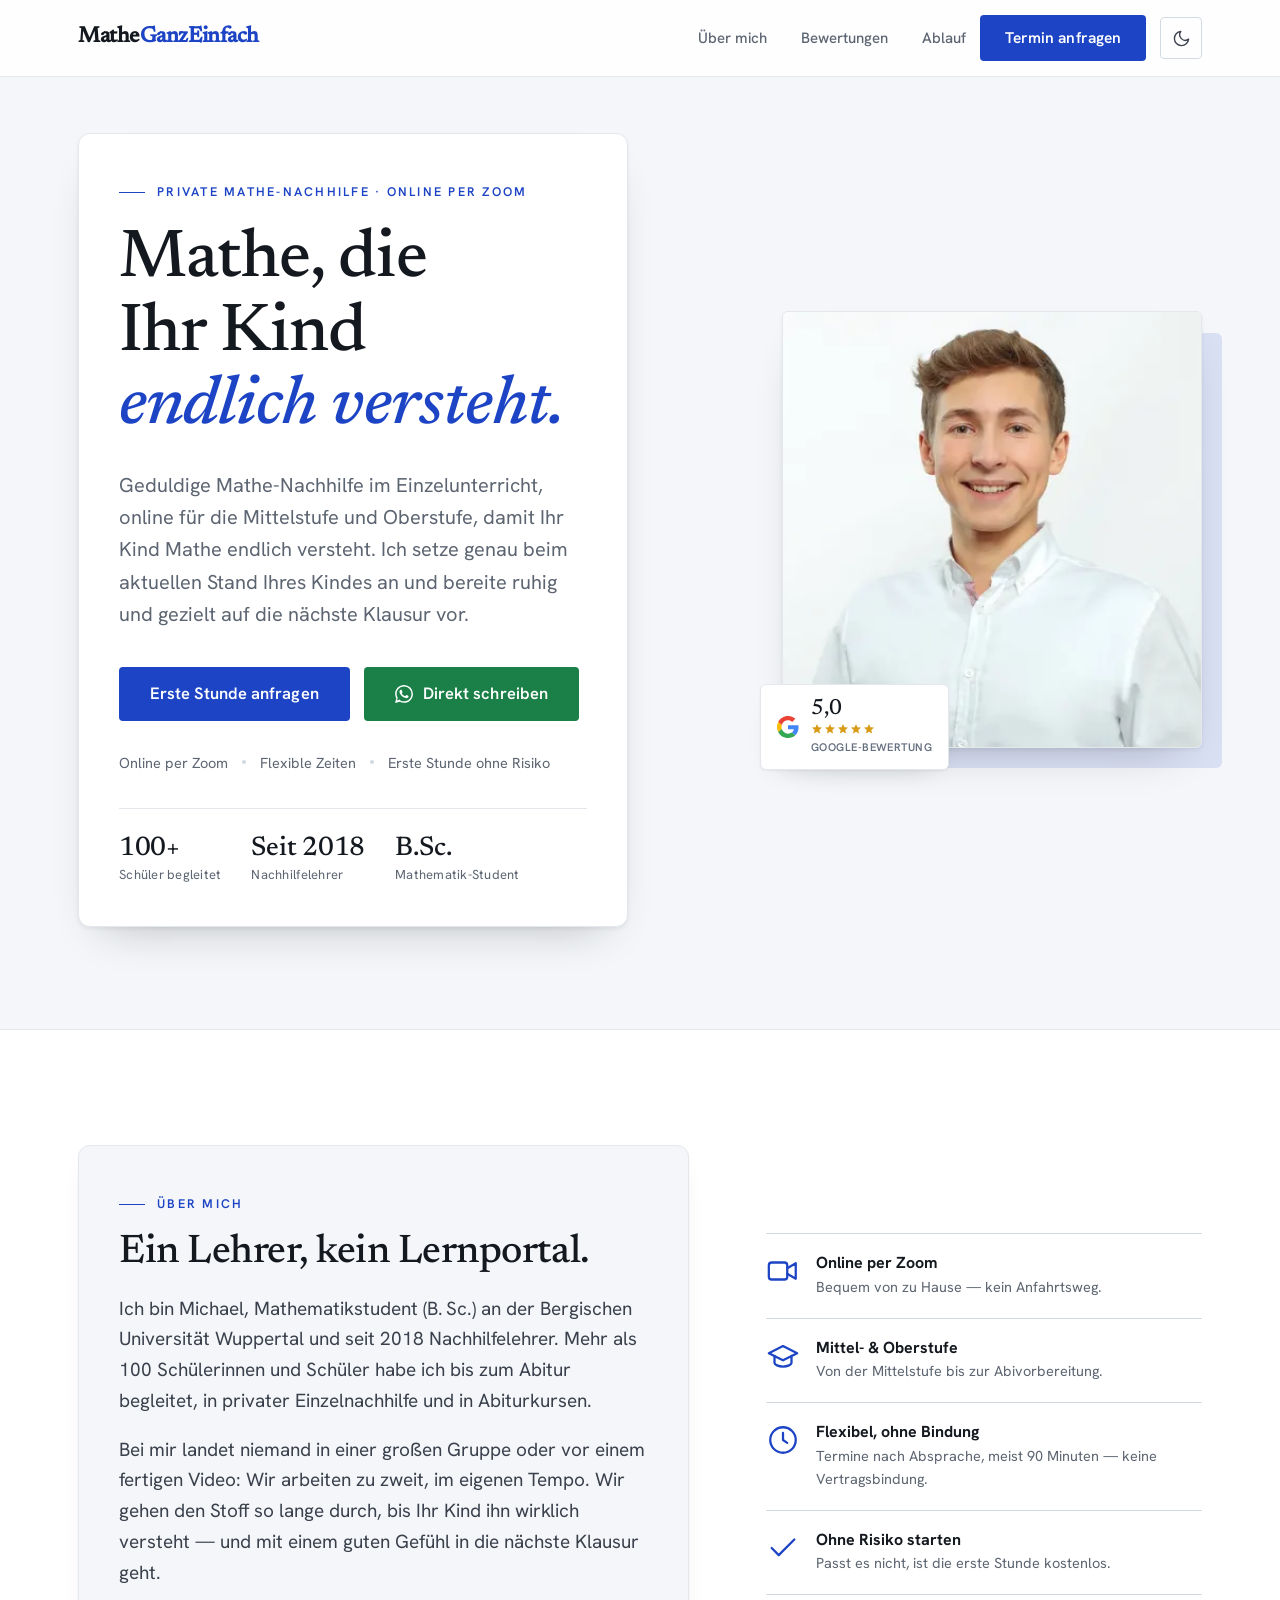
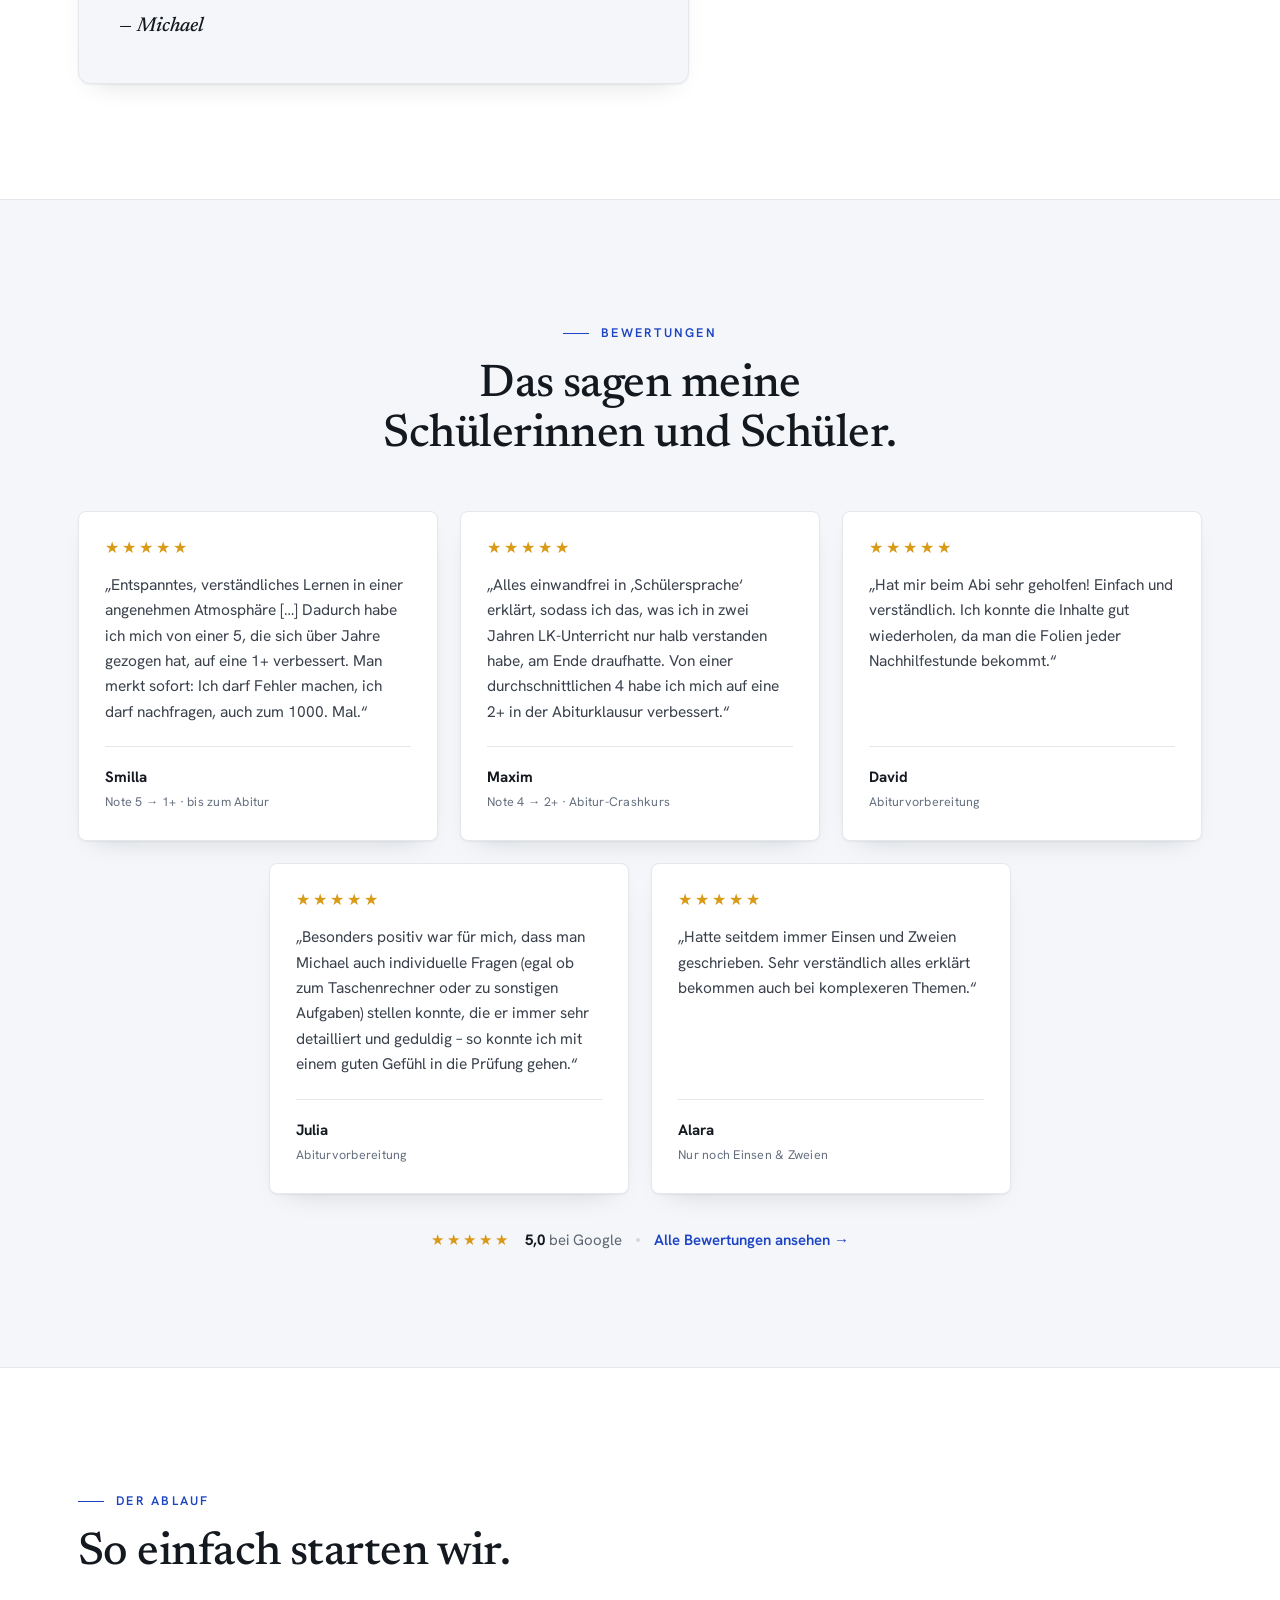
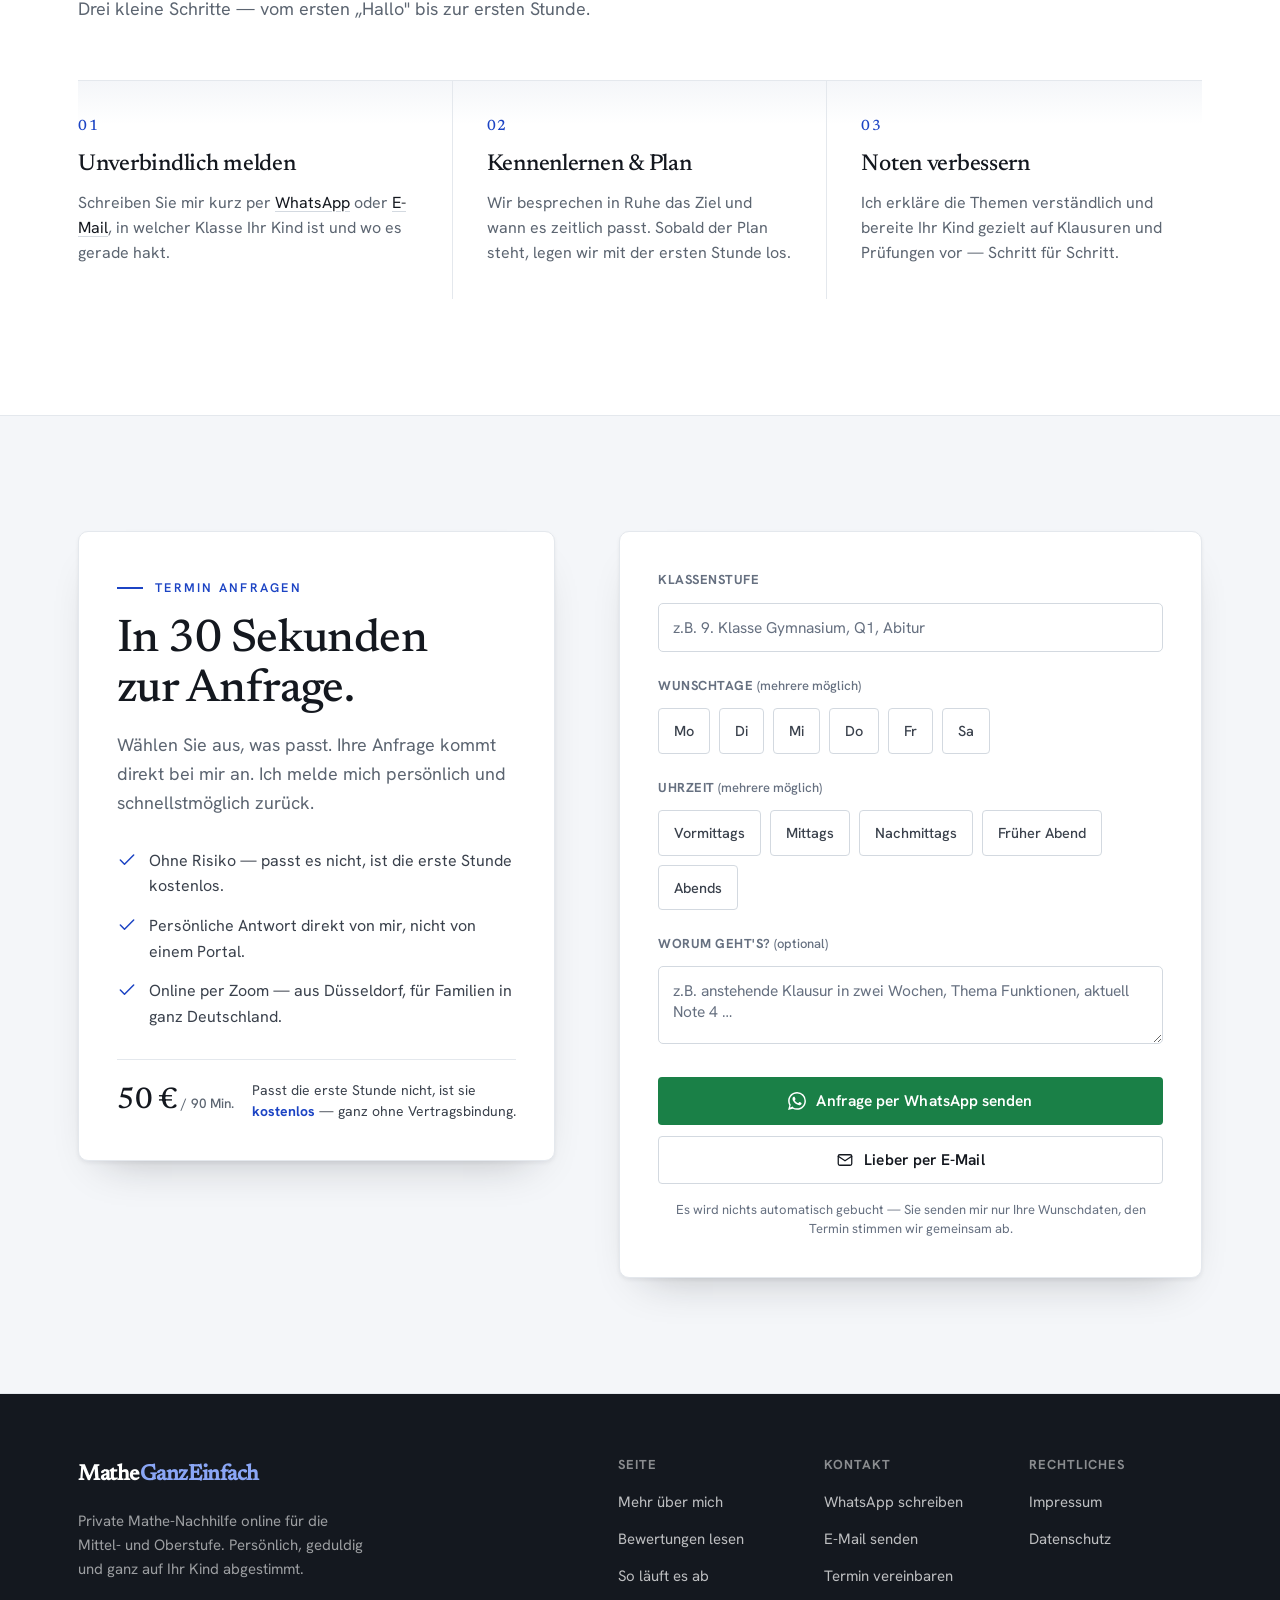
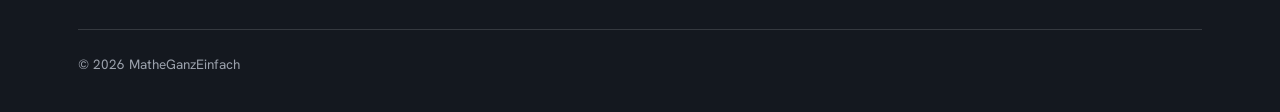
<file: index.html>
<!DOCTYPE html>
<html lang="de" data-theme="hell" data-headfont="serif">
<head>
  <meta charset="UTF-8">
  <meta name="viewport" content="width=device-width, initial-scale=1.0">
  <meta name="color-scheme" content="light dark">
  <script>
    // Set theme before first paint (saved choice → else system setting) to avoid any flash.
    (function () {
      try {
        var saved = localStorage.getItem('mge-theme');
        var sysDark = window.matchMedia && window.matchMedia('(prefers-color-scheme: dark)').matches;
        document.documentElement.setAttribute('data-theme', saved || (sysDark ? 'dunkel' : 'hell'));
      } catch (e) {}
    })();
  </script>
  <title>Private Mathe-Nachhilfe online | MatheGanzEinfach</title>
  <meta name="description" content="Private Mathe-Nachhilfe online für Mittel- und Oberstufe — geduldig, 1:1 per Zoom. 100+ Schüler begleitet, 5,0 bei Google. Erste Stunde ohne Risiko.">
  <link rel="canonical" href="https://matheganzeinfach.com/">
  <link rel="icon" type="image/png" sizes="64x64" href="assets/favicon-64.png">
  <link rel="apple-touch-icon" sizes="180x180" href="assets/apple-touch-icon.png">
  <meta name="theme-color" content="#ffffff" media="(prefers-color-scheme: light)">
  <meta name="theme-color" content="#0f1721" media="(prefers-color-scheme: dark)">

  <!-- Open Graph / Link-Vorschau (z. B. WhatsApp) -->
  <meta property="og:type" content="website">
  <meta property="og:site_name" content="MatheGanzEinfach">
  <meta property="og:title" content="Private Mathe-Nachhilfe online | MatheGanzEinfach">
  <meta property="og:description" content="Geduldige Einzelnachhilfe per Zoom für die Mittel- und Oberstufe. Nachhilfelehrer seit 2018, 100+ Schüler begleitet — erste Stunde ohne Risiko.">
  <meta property="og:url" content="https://matheganzeinfach.com/">
  <meta property="og:image" content="https://matheganzeinfach.com/assets/og-image.png">
  <meta property="og:image:width" content="1200">
  <meta property="og:image:height" content="630">
  <meta property="og:locale" content="de_DE">
  <meta name="twitter:card" content="summary_large_image">

  <script type="application/ld+json">
  {
    "@context": "https://schema.org",
    "@type": "LocalBusiness",
    "@id": "https://matheganzeinfach.com/#business",
    "name": "MatheGanzEinfach",
    "description": "Private Online-Mathe-Nachhilfe für die Mittel- und Oberstufe. Geduldige Einzelnachhilfe per Zoom — Nachhilfelehrer seit 2018, mehr als 100 Schüler begleitet.",
    "url": "https://matheganzeinfach.com/",
    "image": "https://matheganzeinfach.com/assets/og-image.png",
    "email": "info@matheganzeinfach.com",
    "telephone": "+4917661516445",
    "priceRange": "50 € / 90 Min.",
    "foundingDate": "2018",
    "address": { "@type": "PostalAddress", "addressLocality": "Düsseldorf", "addressCountry": "DE" },
    "areaServed": "Deutschland",
    "founder": { "@type": "Person", "name": "Michael" },
    "knowsAbout": "Mathematik",
    "sameAs": [
      "https://www.youtube.com/@matheganzeinfach",
      "https://www.tiktok.com/@matheganzeinfach"
    ]
  }
  </script>

  <!-- INLINE-CSS:START -->
  <style>
/* Selbst gehostete Schriften (DSGVO) — keine Anfragen an Google.
   Newsreader (Headlines) + Hanken Grotesk (Fließtext). Subsets: latin, latin-ext. */

@font-face {
  font-family: 'Hanken Grotesk';
  font-style: normal;
  font-weight: 400;
  font-display: swap;
  src: url('fonts/hanken-grotesk-400-latin-ext.woff2') format('woff2');
  unicode-range: U+0100-02BA, U+02BD-02C5, U+02C7-02CC, U+02CE-02D7, U+02DD-02FF, U+0304, U+0308, U+0329, U+1D00-1DBF, U+1E00-1E9F, U+1EF2-1EFF, U+2020, U+20A0-20AB, U+20AD-20C0, U+2113, U+2C60-2C7F, U+A720-A7FF;
}
@font-face {
  font-family: 'Hanken Grotesk';
  font-style: normal;
  font-weight: 400;
  font-display: swap;
  src: url('fonts/hanken-grotesk-400-latin.woff2') format('woff2');
  unicode-range: U+0000-00FF, U+0131, U+0152-0153, U+02BB-02BC, U+02C6, U+02DA, U+02DC, U+0304, U+0308, U+0329, U+2000-206F, U+20AC, U+2122, U+2191, U+2193, U+2212, U+2215, U+FEFF, U+FFFD;
}
@font-face {
  font-family: 'Hanken Grotesk';
  font-style: normal;
  font-weight: 500;
  font-display: swap;
  src: url('fonts/hanken-grotesk-500-latin-ext.woff2') format('woff2');
  unicode-range: U+0100-02BA, U+02BD-02C5, U+02C7-02CC, U+02CE-02D7, U+02DD-02FF, U+0304, U+0308, U+0329, U+1D00-1DBF, U+1E00-1E9F, U+1EF2-1EFF, U+2020, U+20A0-20AB, U+20AD-20C0, U+2113, U+2C60-2C7F, U+A720-A7FF;
}
@font-face {
  font-family: 'Hanken Grotesk';
  font-style: normal;
  font-weight: 500;
  font-display: swap;
  src: url('fonts/hanken-grotesk-500-latin.woff2') format('woff2');
  unicode-range: U+0000-00FF, U+0131, U+0152-0153, U+02BB-02BC, U+02C6, U+02DA, U+02DC, U+0304, U+0308, U+0329, U+2000-206F, U+20AC, U+2122, U+2191, U+2193, U+2212, U+2215, U+FEFF, U+FFFD;
}
@font-face {
  font-family: 'Hanken Grotesk';
  font-style: normal;
  font-weight: 600;
  font-display: swap;
  src: url('fonts/hanken-grotesk-600-latin-ext.woff2') format('woff2');
  unicode-range: U+0100-02BA, U+02BD-02C5, U+02C7-02CC, U+02CE-02D7, U+02DD-02FF, U+0304, U+0308, U+0329, U+1D00-1DBF, U+1E00-1E9F, U+1EF2-1EFF, U+2020, U+20A0-20AB, U+20AD-20C0, U+2113, U+2C60-2C7F, U+A720-A7FF;
}
@font-face {
  font-family: 'Hanken Grotesk';
  font-style: normal;
  font-weight: 600;
  font-display: swap;
  src: url('fonts/hanken-grotesk-600-latin.woff2') format('woff2');
  unicode-range: U+0000-00FF, U+0131, U+0152-0153, U+02BB-02BC, U+02C6, U+02DA, U+02DC, U+0304, U+0308, U+0329, U+2000-206F, U+20AC, U+2122, U+2191, U+2193, U+2212, U+2215, U+FEFF, U+FFFD;
}
@font-face {
  font-family: 'Hanken Grotesk';
  font-style: normal;
  font-weight: 700;
  font-display: swap;
  src: url('fonts/hanken-grotesk-700-latin-ext.woff2') format('woff2');
  unicode-range: U+0100-02BA, U+02BD-02C5, U+02C7-02CC, U+02CE-02D7, U+02DD-02FF, U+0304, U+0308, U+0329, U+1D00-1DBF, U+1E00-1E9F, U+1EF2-1EFF, U+2020, U+20A0-20AB, U+20AD-20C0, U+2113, U+2C60-2C7F, U+A720-A7FF;
}
@font-face {
  font-family: 'Hanken Grotesk';
  font-style: normal;
  font-weight: 700;
  font-display: swap;
  src: url('fonts/hanken-grotesk-700-latin.woff2') format('woff2');
  unicode-range: U+0000-00FF, U+0131, U+0152-0153, U+02BB-02BC, U+02C6, U+02DA, U+02DC, U+0304, U+0308, U+0329, U+2000-206F, U+20AC, U+2122, U+2191, U+2193, U+2212, U+2215, U+FEFF, U+FFFD;
}
@font-face {
  font-family: 'Newsreader';
  font-style: italic;
  font-weight: 500;
  font-display: swap;
  src: url('fonts/newsreader-500-italic-latin-ext.woff2') format('woff2');
  unicode-range: U+0100-02BA, U+02BD-02C5, U+02C7-02CC, U+02CE-02D7, U+02DD-02FF, U+0304, U+0308, U+0329, U+1D00-1DBF, U+1E00-1E9F, U+1EF2-1EFF, U+2020, U+20A0-20AB, U+20AD-20C0, U+2113, U+2C60-2C7F, U+A720-A7FF;
}
@font-face {
  font-family: 'Newsreader';
  font-style: italic;
  font-weight: 500;
  font-display: swap;
  src: url('fonts/newsreader-500-italic-latin.woff2') format('woff2');
  unicode-range: U+0000-00FF, U+0131, U+0152-0153, U+02BB-02BC, U+02C6, U+02DA, U+02DC, U+0304, U+0308, U+0329, U+2000-206F, U+20AC, U+2122, U+2191, U+2193, U+2212, U+2215, U+FEFF, U+FFFD;
}
@font-face {
  font-family: 'Newsreader';
  font-style: normal;
  font-weight: 400;
  font-display: swap;
  src: url('fonts/newsreader-400-latin-ext.woff2') format('woff2');
  unicode-range: U+0100-02BA, U+02BD-02C5, U+02C7-02CC, U+02CE-02D7, U+02DD-02FF, U+0304, U+0308, U+0329, U+1D00-1DBF, U+1E00-1E9F, U+1EF2-1EFF, U+2020, U+20A0-20AB, U+20AD-20C0, U+2113, U+2C60-2C7F, U+A720-A7FF;
}
@font-face {
  font-family: 'Newsreader';
  font-style: normal;
  font-weight: 400;
  font-display: swap;
  src: url('fonts/newsreader-400-latin.woff2') format('woff2');
  unicode-range: U+0000-00FF, U+0131, U+0152-0153, U+02BB-02BC, U+02C6, U+02DA, U+02DC, U+0304, U+0308, U+0329, U+2000-206F, U+20AC, U+2122, U+2191, U+2193, U+2212, U+2215, U+FEFF, U+FFFD;
}
@font-face {
  font-family: 'Newsreader';
  font-style: normal;
  font-weight: 500;
  font-display: swap;
  src: url('fonts/newsreader-500-latin-ext.woff2') format('woff2');
  unicode-range: U+0100-02BA, U+02BD-02C5, U+02C7-02CC, U+02CE-02D7, U+02DD-02FF, U+0304, U+0308, U+0329, U+1D00-1DBF, U+1E00-1E9F, U+1EF2-1EFF, U+2020, U+20A0-20AB, U+20AD-20C0, U+2113, U+2C60-2C7F, U+A720-A7FF;
}
@font-face {
  font-family: 'Newsreader';
  font-style: normal;
  font-weight: 500;
  font-display: swap;
  src: url('fonts/newsreader-500-latin.woff2') format('woff2');
  unicode-range: U+0000-00FF, U+0131, U+0152-0153, U+02BB-02BC, U+02C6, U+02DA, U+02DC, U+0304, U+0308, U+0329, U+2000-206F, U+20AC, U+2122, U+2191, U+2193, U+2212, U+2215, U+FEFF, U+FFFD;
}
  </style>
  <style>
/* ============================================================
   MatheGanzEinfach — editorial redesign
   Two directions via [data-theme]: "hell" (default) & "dunkel"
   ============================================================ */

/* ---------- Tokens ---------- */
:root {
  --font-display: "Newsreader", Georgia, "Times New Roman", serif;
  --font-body: "Hanken Grotesk", -apple-system, BlinkMacSystemFont, "Segoe UI", sans-serif;

  /* HELL (default) */
  --paper: #ffffff;
  --surface: #f4f6f9;
  --surface-2: #eef1f5;
  --ink: #14181f;
  --ink-2: #3a414c;
  --muted: #5c6571;
  --faint: #667080;
  --line: #e4e8ed;
  --line-strong: #d3d9e0;
  --accent: #1c44c4;
  --accent-deep: color-mix(in srgb, var(--accent) 80%, #000);
  --accent-tint: color-mix(in srgb, var(--accent) 11%, var(--paper));
  --on-accent: #ffffff;
  --wa: #1a8047;
  --wa-deep: #186f3e;
  --star: #d99a16;
  --shadow: 0 1px 2px rgba(20,24,31,.05), 0 12px 28px -18px rgba(20,24,31,.22);
  --shadow-lift: 0 2px 4px rgba(20,24,31,.06), 0 22px 44px -26px rgba(20,24,31,.30);
  --photo-back: var(--accent);
}

html[data-theme="dunkel"] {
  --paper: #0f1721;
  --surface: #14202c;
  --surface-2: #18242f;
  --ink: #f0f3f8;
  --ink-2: #d7dce2;
  --muted: #9bacbb;
  --faint: #8296a9;
  --line: #243340;
  --line-strong: #31424f;
  --accent: #87a3f2;
  --accent-deep: color-mix(in srgb, var(--accent) 82%, #000);
  --accent-tint: color-mix(in srgb, var(--accent) 15%, transparent);
  --on-accent: #0e1626;
  --wa: #1e8746;
  --wa-deep: #1a7440;
  --star: #e6b94e;
  --shadow: 0 1px 2px rgba(0,0,0,.4), 0 18px 40px -22px rgba(0,0,0,.8);
  --shadow-lift: 0 2px 6px rgba(0,0,0,.45), 0 30px 60px -28px rgba(0,0,0,.85);
  --photo-back: var(--accent);
}

/* ---------- Reset ---------- */
*, *::before, *::after { box-sizing: border-box; }
* { margin: 0; }
html {
  scroll-behavior: smooth;
  scroll-padding-top: 77px;
  -webkit-text-size-adjust: 100%;
  background: var(--paper);
}
body {
  font-family: var(--font-body);
  background: var(--paper);
  color: var(--ink-2);
  position: relative;
  line-height: 1.6;
  font-size: 17px;
  -webkit-font-smoothing: antialiased;
  text-rendering: optimizeLegibility;
  overflow-x: hidden;
  transition: background-color .35s ease, color .35s ease;
}
img { display: block; max-width: 100%; }
picture { display: contents; }
/* Harness-proof painted background (preview hosts force body transparent) */
body::before {
  content: "";
  position: fixed;
  inset: 0;
  z-index: -1;
  background: var(--paper);
  transition: background-color .35s ease;
}
a { color: inherit; }
button { font: inherit; color: inherit; cursor: pointer; }
::selection { background: var(--accent-tint); color: var(--accent-deep); }
html[data-theme="dunkel"] ::selection { color: var(--accent); }

/* keyboard focus ring (accessibility) */
:focus-visible {
  outline: 2px solid var(--accent);
  outline-offset: 3px;
  border-radius: 3px;
}
.field textarea:focus-visible { outline-offset: 1px; }

h1, h2, h3, h4 {
  font-family: var(--font-display);
  font-weight: 500;
  color: var(--ink);
  line-height: 1.08;
  letter-spacing: -0.012em;
  text-wrap: balance;
}

/* ---------- Layout primitives ---------- */
.section-surface { 
  background: var(--surface); 
  border-top: 1px solid var(--line); 
  border-bottom: 1px solid var(--line); 
}
.wrap { width: 100%; max-width: 1180px; margin: 0 auto; padding: 0 28px; }
.section { padding: clamp(64px, 9vw, 120px) 0; }

.kicker {
  display: inline-flex;
  align-items: center;
  gap: 12px;
  font-family: var(--font-body);
  font-size: 12.5px;
  font-weight: 600;
  letter-spacing: 0.18em;
  text-transform: uppercase;
  color: var(--accent);
}
.kicker::before {
  content: "";
  width: 26px;
  height: 1.5px;
  background: var(--accent);
}

/* ---------- Buttons ---------- */
.btn {
  display: inline-flex;
  align-items: center;
  justify-content: center;
  gap: 10px;
  padding: 14px 24px;
  border: 1px solid transparent;
  border-radius: 4px;
  font-family: var(--font-body);
  font-weight: 600;
  font-size: 15.5px;
  letter-spacing: 0.005em;
  text-decoration: none;
  line-height: 1;
  white-space: nowrap;
  transition: background-color .18s ease, color .18s ease, border-color .18s ease, transform .18s ease;
}
.btn svg { width: 18px; height: 18px; flex: none; }
.btn-primary { background: var(--accent); color: var(--on-accent); }
.btn-primary:hover { background: var(--accent-deep); }
.btn-wa { background: var(--wa); color: #fff; }
.btn-wa:hover { background: var(--wa-deep); }
.btn-ghost {
  background: transparent;
  color: var(--ink);
  border-color: var(--line-strong);
}
.btn-ghost:hover { border-color: var(--ink); }
.btn-lg { padding: 17px 30px; font-size: 16.5px; }
.btn-block { width: 100%; }

/* ============================================================
   NAV
   ============================================================ */
.nav {
  position: fixed;
  inset: 0 0 auto 0;
  z-index: 60;
  background: color-mix(in srgb, var(--paper) 86%, transparent);
  backdrop-filter: saturate(1.4) blur(10px);
  border-bottom: 1px solid var(--line);
  transition: background-color .3s ease;
}
.nav-inner {
  height: 76px;
  display: flex;
  align-items: center;
  justify-content: space-between;
  gap: 24px;
}
.brand {
  display: inline-flex;
  align-items: baseline;
  gap: 1px;
  font-family: var(--font-display);
  font-size: 22px;
  font-weight: 600;
  letter-spacing: -0.02em;
  color: var(--ink);
  text-decoration: none;
}
.brand span { color: var(--accent); font-weight: 600; }
.nav-links { display: flex; align-items: center; gap: 34px; }
.nav-links a {
  font-size: 15px;
  font-weight: 500;
  color: var(--muted);
  text-decoration: none;
  white-space: nowrap;
  transition: color .15s ease;
}
.nav-links a.nav-link:hover { color: var(--ink); }
.nav-cta { display: inline-flex; align-items: center; gap: 14px; }
.nav-menu-book { display: none; }

/* hamburger (mobile only) */
.menu-toggle {
  display: none;
  width: 42px; height: 42px;
  border-radius: 4px;
  border: 1px solid var(--line-strong);
  background: transparent;
  color: var(--ink);
  align-items: center; justify-content: center;
  flex: none;
}
.menu-toggle svg { width: 20px; height: 20px; }
.menu-toggle .i-x { display: none; }
.nav.open .menu-toggle .i-burger { display: none; }
.nav.open .menu-toggle .i-x { display: block; }

/* theme toggle */
.theme-toggle {
  width: 42px; height: 42px;
  border-radius: 4px;
  border: 1px solid var(--line-strong);
  background: transparent;
  color: var(--ink-2);
  display: inline-flex; align-items: center; justify-content: center;
  flex: none;
  transition: border-color .15s ease, color .15s ease, background-color .15s ease;
}
.theme-toggle:hover { border-color: var(--ink); color: var(--ink); }
.theme-toggle svg { width: 19px; height: 19px; }
.theme-toggle .i-sun { display: none; }
.theme-toggle .i-moon { display: block; }
html[data-theme="dunkel"] .theme-toggle .i-sun { display: block; }
html[data-theme="dunkel"] .theme-toggle .i-moon { display: none; }
@media (max-width: 760px) {
  .menu-toggle { display: inline-flex; }
  .nav-book { display: none; }
  .nav-links {
    position: absolute;
    top: 100%; left: 0; right: 0;
    display: none;
    flex-direction: column;
    align-items: stretch;
    gap: 0;
    background: var(--paper);
    border-bottom: 1px solid var(--line);
    box-shadow: var(--shadow);
    padding: 6px 28px 20px;
  }
  .nav.open .nav-links { display: flex; }
  .nav-links .nav-link {
    padding: 15px 2px;
    font-size: 16.5px;
    color: var(--ink-2);
    border-bottom: 1px solid var(--line);
  }
  .nav-menu-book { display: inline-flex; margin-top: 16px; }
}

/* ============================================================
   HERO
   ============================================================ */
.hero { padding: 132px 0 clamp(64px, 8vw, 104px); }
.hero-grid {
  display: grid;
  grid-template-columns: 1.05fr 0.95fr;
  gap: clamp(36px, 6vw, 84px);
  align-items: center;
}
/* Container im Hero (Hintergrund ist Grau, Box wird Weiß) */
.hero-copy {
  max-width: 580px;
  background: var(--paper);
  padding: 40px;
  border-radius: 12px;
  border: 1px solid var(--line);
  box-shadow: var(--shadow-lift);
}
html[data-theme="dunkel"] .hero-copy { background: var(--surface-2); }

/* Container in Über Mich (Hintergrund ist Weiß, Box wird Grau) */
.about-text {
  background: var(--surface);
  padding: 40px;
  border-radius: 12px;
  border: 1px solid var(--line);
  box-shadow: var(--shadow);
}
html[data-theme="dunkel"] .about-text { background: var(--surface-2); }
.hero h1 {
  font-size: clamp(42px, 6vw, 68px);
  margin: 22px 0 0;
  font-weight: 500;
}
.hero h1 em {
  font-style: italic;
  color: var(--accent);
}
.hero-lead {
  font-size: clamp(17px, 1.7vw, 20px);
  color: var(--muted);
  margin-top: 24px;
  max-width: 30em;
  line-height: 1.62;
}
.hero-actions {
  display: flex;
  flex-wrap: wrap;
  gap: 14px;
  margin-top: 36px;
}
.hero-meta {
  margin-top: 30px;
  display: flex;
  align-items: center;
  gap: 14px;
  font-size: 14.5px;
  color: var(--muted);
}
.hero-meta .dot { width: 4px; height: 4px; border-radius: 50%; background: var(--line-strong); }

/* trust stats */
.hero-stats {
  margin-top: 34px;
  display: flex;
  flex-wrap: wrap;
  gap: 14px 30px;
  padding-top: 26px;
  border-top: 1px solid var(--line);
}
.hero-stats .stat { display: flex; flex-direction: column; gap: 3px; }
.hero-stats .stat-num {
  font-family: var(--font-display);
  font-size: 27px;
  font-weight: 500;
  color: var(--ink);
  line-height: 1;
  letter-spacing: -0.01em;
}
.hero-stats .stat-num .star { color: var(--star); }
.hero-stats .stat-label {
  font-size: 13px;
  color: var(--muted);
  letter-spacing: .02em;
}

/* photo */
.portrait {
  position: relative;
  width: 100%;
  max-width: 420px;
  margin-left: auto;
}
.portrait-frame {
  position: relative;
  z-index: 2;
  border-radius: 6px;
  overflow: hidden;
  background: var(--surface);
  border: 1px solid var(--line);
  box-shadow: var(--shadow-lift);
}
.portrait-frame img { width: 100%; height: auto; aspect-ratio: 5/5.2; object-fit: cover; object-position: 50% 28%; }
.portrait::before {
  content: "";
  position: absolute;
  z-index: 1;
  inset: 22px -20px -20px 22px;
  background: var(--photo-back);
  border-radius: 6px;
  opacity: .12;
}
html[data-theme="dunkel"] .portrait::before { opacity: .26; }

/* google rating chip */
.gchip {
  position: absolute;
  z-index: 3;
  left: -22px;
  bottom: -22px;
  background: var(--paper);
  border: 1px solid var(--line);
  border-radius: 6px;
  padding: 13px 16px;
  display: flex;
  align-items: center;
  gap: 12px;
  box-shadow: var(--shadow);
  text-decoration: none;
}
.gchip .g-logo { width: 22px; height: 22px; flex: none; }
.gchip .g-score { font-family: var(--font-display); font-size: 22px; font-weight: 500; color: var(--ink); line-height: 1; }
.gchip .stars { display: flex; gap: 1px; color: var(--star); margin-top: 3px; }
.gchip .stars svg { width: 12px; height: 12px; }
.gchip .g-label { font-size: 11px; font-weight: 600; letter-spacing: .04em; color: var(--faint); text-transform: uppercase; margin-top: 4px; }

@media (max-width: 880px) {
  .hero-grid { grid-template-columns: 1fr; }
  .hero { padding-top: 116px; }
  .portrait { order: -1; max-width: 320px; margin: 0 auto; }
  .hero-copy { max-width: none; text-align: left; }
  .gchip { left: auto; right: -10px; }
}

/* ============================================================
   SECTION HEADER
   ============================================================ */
.sec-head { max-width: 640px; }
.sec-head.center { margin: 0 auto; text-align: center; }
.sec-head.center .kicker { justify-content: center; }
.sec-head h2 {
  font-size: clamp(30px, 4.2vw, 46px);
  margin-top: 18px;
}
.sec-head p {
  color: var(--muted);
  margin-top: 16px;
  font-size: 18px;
  line-height: 1.6;
}

/* ============================================================
   ABOUT strip (facts)
   ============================================================ */
.about { background: var(--surface); border-top: 1px solid var(--line); border-bottom: 1px solid var(--line); }
.about-grid {
  display: grid;
  grid-template-columns: 1.4fr 1fr;
  gap: clamp(36px, 6vw, 80px);
  align-items: start;
}
.about-text h2 { margin-top: 18px; font-size: clamp(28px, 3.6vw, 40px); }
.about-text h2 + p { margin-top: 18px; }
.about-text p { font-size: 19px; line-height: 1.62; color: var(--ink-2); }
.about-text p + p { margin-top: 18px; }
.about-text .signoff {
  margin-top: 22px;
  font-family: var(--font-display);
  font-style: italic;
  font-weight: 500;
  font-size: 20px;
  color: var(--ink);
}
.facts { display: grid; gap: 0; align-self: center; }
.fact {
  display: flex;
  gap: 16px;
  padding: 20px 0;
  border-top: 1px solid var(--line-strong);
}
.fact:last-child { border-bottom: 1px solid var(--line-strong); }
.fact-ic {
  flex: none; width: 34px; height: 34px;
  color: var(--accent);
}
.fact-ic svg { width: 100%; height: 100%; }
.fact h3 { font-family: var(--font-body); font-size: 16px; font-weight: 700; color: var(--ink); letter-spacing: 0; }
.fact p { font-size: 14.5px; color: var(--muted); margin-top: 3px; }
@media (max-width: 760px) { .about-grid { grid-template-columns: 1fr; } }

/* ============================================================
   PROCESS
   ============================================================ */
.steps {
  display: grid;
  grid-template-columns: repeat(3, 1fr);
  gap: 0;
  margin-top: 56px;
  border-top: 1px solid var(--line);
}
.step {
  padding: 34px 30px 34px 0;
  border-right: 1px solid var(--line);
  position: relative;
  /* Der sanfte Fade von Grau zu Weiß */
  background: linear-gradient(to bottom, var(--surface) 0%, var(--paper) 20%);
}
/* Der Fade für den Darkmode */
html[data-theme="dunkel"] .step {
  background: linear-gradient(to bottom, var(--surface-2) 0%, var(--paper) 20%);
}
.step:last-child { border-right: none; padding-right: 0; }
.step:not(:last-child) { padding-right: 34px; }
.step:not(:first-child) { padding-left: 34px; }

.step-num {
  font-family: var(--font-display);
  font-size: 15px;
  font-weight: 500;
  color: var(--accent);
  letter-spacing: .1em;
}
.step h3 { font-size: 23px; margin-top: 14px; font-weight: 500; }
.step p { color: var(--muted); margin-top: 12px; font-size: 16px; line-height: 1.58; }
.step a { color: var(--ink); text-decoration: underline; text-decoration-color: var(--line-strong); text-underline-offset: 3px; }
.step a:hover { text-decoration-color: var(--accent); color: var(--accent); }
@media (max-width: 820px) {
  .steps { grid-template-columns: 1fr; }
  .step { border-right: none; border-bottom: 1px solid var(--line); padding: 28px 0 !important; }
  .step:last-child { border-bottom: none; }
}

/* ============================================================
   REVIEWS
   ============================================================ */
.reviews { background: var(--surface); border-top: 1px solid var(--line); }

/* static testimonials */
.testimonials {
  margin-top: 50px;
  display: grid;
  grid-template-columns: repeat(6, 1fr);
  gap: 22px;
}
.testimonials .tcard { grid-column: span 2; }
/* 5 Karten: die letzten beiden mittig in der zweiten Reihe */
.testimonials .tcard:nth-child(4) { grid-column: 2 / span 2; }
.tcard {
  background: var(--paper);
  border: 1px solid var(--line);
  border-radius: 8px;
  padding: 28px 26px;
  display: flex;
  flex-direction: column;
  box-shadow: var(--shadow);
}
.tcard .t-stars { color: var(--star); font-size: 16px; letter-spacing: 3px; line-height: 1; }
.tcard blockquote {
  margin: 16px 0 0;
  font-size: 15.5px;
  line-height: 1.64;
  color: var(--ink-2);
  text-wrap: pretty;
  flex: 1;
}
.tcard .t-foot {
  margin-top: 22px;
  padding-top: 18px;
  border-top: 1px solid var(--line);
  display: flex;
  flex-direction: column;
  gap: 3px;
}
.tcard .t-name { font-weight: 700; color: var(--ink); font-size: 15px; }
.tcard .t-detail { font-size: 12.5px; color: var(--faint); letter-spacing: .02em; }
@media (max-width: 880px) {
  .testimonials { grid-template-columns: 1fr; }
  .testimonials .tcard,
  .testimonials .tcard:nth-child(4) { grid-column: auto; }
}

.reviews-cta {
  margin-top: 34px;
  display: flex;
  align-items: center;
  justify-content: center;
  gap: 14px;
  flex-wrap: wrap;
  font-size: 15px;
  color: var(--muted);
}
.reviews-cta .rstars { color: var(--star); letter-spacing: 3px; }
.reviews-cta strong { color: var(--ink); font-weight: 700; }
.reviews-cta .sep { width: 4px; height: 4px; border-radius: 50%; background: var(--line-strong); }
.reviews-cta a { color: var(--accent); font-weight: 600; text-decoration: none; }
.reviews-cta a:hover { text-decoration: underline; }
.reviews-stage { margin-top: 48px; min-height: 280px; display: flex; flex-direction: column; align-items: center; }
.consent {
  background: var(--paper);
  border: 1px solid var(--line);
  border-radius: 8px;
  padding: 40px 36px;
  max-width: 460px;
  width: 100%;
  text-align: center;
  box-shadow: var(--shadow);
}
.consent .g-logo { width: 34px; height: 34px; margin: 0 auto 18px; }
.consent h3 { font-family: var(--font-body); font-size: 19px; font-weight: 700; color: var(--ink); }
.consent p { font-size: 14.5px; color: var(--muted); margin: 12px 0 24px; line-height: 1.6; }
#loading-text { color: var(--muted); font-size: 16px; }

/* review carousel (filled by JS) */
.rev-carousel { position: relative; width: 100%; }
.rev-track {
  display: flex; gap: 22px;
  overflow-x: auto; scroll-snap-type: x mandatory;
  padding: 6px 2px 26px;
  -ms-overflow-style: none; scrollbar-width: none;
}
.rev-track::-webkit-scrollbar { display: none; }
.rev-card {
  flex: none;
  width: 340px;
  scroll-snap-align: start;
  background: var(--paper);
  border: 1px solid var(--line);
  border-radius: 8px;
  padding: 26px 26px 24px;
  display: flex; flex-direction: column;
  box-shadow: var(--shadow);
}
.rev-card .rev-top { display: flex; align-items: center; gap: 13px; }
.rev-card .rev-av { width: 44px; height: 44px; border-radius: 50%; object-fit: cover; border: 1px solid var(--line); flex: none; }
.rev-card .rev-name { font-weight: 700; color: var(--ink); font-size: 15.5px; line-height: 1.2; }
.rev-card .rev-date { font-size: 12.5px; color: var(--faint); margin-top: 2px; }
.rev-card .rev-stars { color: var(--star); display: flex; gap: 1px; margin: 14px 0 10px; }
.rev-card .rev-stars svg { width: 15px; height: 15px; }
.rev-card .rev-text { font-size: 14.5px; color: var(--ink-2); line-height: 1.6; }
.rev-card .rev-text.clamp { display: -webkit-box; -webkit-line-clamp: 5; -webkit-box-orient: vertical; overflow: hidden; }
.rev-card .rev-more { align-self: flex-start; background: none; border: none; color: var(--accent); font-weight: 600; font-size: 13.5px; padding: 10px 0 0; }
.rev-card .rev-g { margin-left: auto; width: 18px; height: 18px; opacity: .7; flex: none; }
.rev-nav {
  position: absolute; top: 50%; transform: translateY(-50%);
  width: 44px; height: 44px; border-radius: 50%;
  background: var(--paper); border: 1px solid var(--line);
  display: none; align-items: center; justify-content: center;
  color: var(--accent); box-shadow: var(--shadow); z-index: 5;
}
.rev-nav:hover { border-color: var(--accent); }
.rev-nav svg { width: 18px; height: 18px; }
.rev-nav.prev { left: -10px; } .rev-nav.next { right: -10px; }
@media (min-width: 880px) { .rev-nav { display: flex; } }
.rev-foot { margin-top: 18px; display: inline-flex; align-items: center; gap: 8px; font-size: 14px; color: var(--muted); }
.rev-foot a { color: var(--accent); font-weight: 600; text-decoration: none; }
.rev-foot a:hover { text-decoration: underline; }
.rev-pause {
  display: inline-flex; align-items: center; justify-content: center;
  width: 30px; height: 30px; border-radius: 50%;
  background: transparent; border: 1px solid var(--line-strong);
  color: var(--muted); flex: none;
}
.rev-pause:hover { border-color: var(--accent); color: var(--accent); }
.rev-pause svg { width: 13px; height: 13px; }

/* ============================================================
   BOOKING
   ============================================================ */
.booking-grid {
  display: grid;
  grid-template-columns: 0.9fr 1.1fr;
  gap: clamp(36px, 5vw, 72px);
  align-items: start;
}
.booking-aside .sec-head { max-width: none; }
.booking-aside ul { list-style: none; padding: 0; margin: 30px 0 0; display: grid; gap: 14px; }
.booking-aside li { display: flex; gap: 12px; align-items: flex-start; font-size: 16px; color: var(--ink-2); }
.booking-aside li svg { width: 20px; height: 20px; color: var(--accent); flex: none; margin-top: 2px; }
.booking-aside {
  background: var(--paper);
  padding: clamp(26px, 3vw, 38px);
  border-radius: 10px;
  border: 1px solid var(--line);
  box-shadow: var(--shadow-lift);
}
html[data-theme="dunkel"] .booking-aside { background: var(--surface-2); }
.price-tag {
  margin-top: 30px;
  display: flex;
  align-items: center;
  gap: 18px;
  padding: 20px 0 0 0; /* Padding angepasst */
  background: transparent; /* Entfernt die eigene Hintergrundfarbe */
  border: none;
  border-top: 1px solid var(--line); /* Nur eine schicke Trennlinie nach oben */
  box-shadow: none; /* Schatten entfernt */
}
html[data-theme="dunkel"] .price-tag { background: transparent; }
.price-tag .price-amt {
  font-family: var(--font-display);
  font-size: 30px;
  font-weight: 500;
  color: var(--ink);
  line-height: 1;
  white-space: nowrap;
}
.price-tag .price-amt small { font-family: var(--font-body); font-size: 13.5px; color: var(--muted); font-weight: 500; }
.price-tag .price-free { font-size: 14px; line-height: 1.5; color: var(--ink-2); }
.price-tag .price-free b { color: var(--accent); font-weight: 700; }

.booking-card {
  background: var(--paper);
  border: 1px solid var(--line);
  border-radius: 10px;
  padding: clamp(26px, 3vw, 38px);
  box-shadow: var(--shadow-lift);
}
html[data-theme="dunkel"] .booking-card { background: var(--surface-2); }
.field { margin-bottom: 24px; }
.field > label {
  display: block;
  font-size: 13px;
  font-weight: 700;
  letter-spacing: .04em;
  text-transform: uppercase;
  color: var(--faint);
  margin-bottom: 12px;
}
.label-note { font-weight: 500; text-transform: none; letter-spacing: 0; }
.chips { display: flex; flex-wrap: wrap; gap: 9px; }
.chip {
  padding: 10px 15px;
  border: 1px solid var(--line-strong);
  border-radius: 4px;
  background: transparent;
  font-size: 14.5px;
  font-weight: 500;
  color: var(--ink-2);
  transition: all .15s ease;
}
.chip:hover { border-color: var(--accent); color: var(--ink); }
.chip[aria-pressed="true"] {
  background: var(--accent);
  border-color: var(--accent);
  color: var(--on-accent);
}
.field input[type="text"],
.field textarea {
  width: 100%;
  border: 1px solid var(--line-strong);
  border-radius: 5px;
  background: var(--paper);
  color: var(--ink);
  font-family: var(--font-body);
  font-size: 15.5px;
  padding: 13px 14px;
  transition: border-color .15s ease;
}
.field textarea { resize: vertical; min-height: 78px; }
html[data-theme="dunkel"] .field input[type="text"],
html[data-theme="dunkel"] .field textarea { background: var(--paper); }
.field input[type="text"]:focus,
.field textarea:focus { outline: none; border-color: var(--accent); }
.field input[type="text"]::placeholder,
.field textarea::placeholder { color: var(--faint); }
.booking-actions { display: flex; flex-direction: column; gap: 11px; margin-top: 4px; }
.booking-actions .btn { width: 100%; }
.booking-note { font-size: 13px; color: var(--faint); text-align: center; margin-top: 16px; line-height: 1.5; }
@media (max-width: 820px) { .booking-grid { grid-template-columns: 1fr; } }

/* ============================================================
   FOOTER
   ============================================================ */
.footer { background: var(--ink); color: color-mix(in srgb, var(--paper) 70%, var(--ink)); }
html[data-theme="dunkel"] .footer { background: #0a0f15; }
.footer { padding: 64px 0 36px; }
.footer-top { display: grid; grid-template-columns: 1.2fr 1.4fr; gap: 40px; padding-bottom: 40px; }
.footer-cols { display: grid; grid-template-columns: repeat(auto-fit, minmax(120px, 1fr)); gap: 32px; }
.footer .brand { color: var(--paper); }
html[data-theme="hell"] .footer .brand, :root .footer .brand { color: #fff; }
.footer .brand span { color: #8aa6f5; }
.footer-blurb { font-size: 15px; margin-top: 16px; max-width: 36ch; line-height: 1.6; color: color-mix(in srgb, var(--paper) 58%, var(--ink)); }
.footer h3 { font-family: var(--font-body); font-size: 13px; text-transform: uppercase; letter-spacing: .08em; color: color-mix(in srgb, var(--paper) 50%, var(--ink)); font-weight: 700; }
.footer-links { list-style: none; padding: 0; margin: 16px 0 0; display: grid; gap: 10px; }
.footer-links a { color: color-mix(in srgb, var(--paper) 72%, var(--ink)); text-decoration: none; font-size: 15px; }
.footer-links a:hover { color: #fff; }
.footer-bottom {
  border-top: 1px solid color-mix(in srgb, var(--paper) 14%, transparent);
  padding-top: 24px;
  display: flex; justify-content: space-between; flex-wrap: wrap; gap: 10px;
  font-size: 13.5px; color: #9ba1ac;
}
@media (max-width: 640px) { .footer-top { grid-template-columns: 1fr; gap: 28px; } }

/* ============================================================
   EMAIL MODAL
   ============================================================ */
.modal {
  position: fixed; inset: 0; z-index: 100;
  display: none; align-items: center; justify-content: center;
  padding: 20px;
  background: color-mix(in srgb, var(--ink) 55%, transparent);
  backdrop-filter: blur(3px);
}
.modal.open { display: flex; }
.modal-card {
  background: var(--paper);
  border: 1px solid var(--line);
  border-radius: 10px;
  max-width: 400px; width: 100%;
  padding: 34px 32px 30px;
  position: relative;
  box-shadow: var(--shadow-lift);
}
.modal-close {
  position: absolute; top: 16px; right: 16px;
  width: 34px; height: 34px; border-radius: 5px;
  background: transparent; border: none; color: var(--faint);
  display: flex; align-items: center; justify-content: center;
}
.modal-close:hover { background: var(--surface); color: var(--ink); }
.modal-close svg { width: 18px; height: 18px; }
.modal-card h3 { font-family: var(--font-body); font-size: 21px; font-weight: 700; color: var(--ink); }
.modal-card p { font-size: 14.5px; color: var(--muted); margin: 10px 0 22px; line-height: 1.6; }
.mail-box {
  background: var(--surface);
  border: 1px solid var(--line);
  border-radius: 6px;
  padding: 14px;
  text-align: center;
  margin-bottom: 18px;
}
.mail-box span { font-size: 11px; font-weight: 700; letter-spacing: .06em; text-transform: uppercase; color: var(--faint); }
.mail-box p { font-size: 16.5px; font-weight: 600; color: var(--accent); margin: 6px 0 0; user-select: all; }

/* ============================================================
   SCROLL REVEAL
   ============================================================ */
/* headline font variant (tweakable) */
html[data-headfont="grotesk"] h1,
html[data-headfont="grotesk"] h2,
html[data-headfont="grotesk"] h3,
html[data-headfont="grotesk"] .brand {
  font-family: var(--font-body);
  font-weight: 700;
  letter-spacing: -0.022em;
}
html[data-headfont="grotesk"] .hero h1 em { font-style: normal; }

/* Entrance reveals intentionally omitted: the page reads calm and static,
   and content is never gated behind an animation. .reveal/.in are inert. */

/* ============================================================
   LEGAL PAGES (Impressum / Datenschutz)
   ============================================================ */
.legal-main { padding: 132px 0 96px; }
.legal-wrap { max-width: 760px; margin: 0 auto; padding: 0 28px; }
.legal-back {
  display: inline-flex; align-items: center; gap: 8px;
  font-size: 14.5px; font-weight: 600; color: var(--muted);
  text-decoration: none; margin-bottom: 28px;
  transition: color .15s ease;
}
.legal-back:hover { color: var(--accent); }
.legal-back svg { width: 16px; height: 16px; }
.legal-main h1 {
  font-size: clamp(36px, 5vw, 54px);
  font-weight: 500;
}
.legal-lead {
  color: var(--muted);
  font-size: 17px;
  margin-top: 14px;
  padding-bottom: 32px;
  border-bottom: 1px solid var(--line);
}
.legal-body { margin-top: 36px; }
.legal-body h2 {
  font-family: var(--font-body);
  font-size: 14px;
  font-weight: 700;
  letter-spacing: .14em;
  text-transform: uppercase;
  color: var(--accent);
  margin: 0 0 18px;
}
.legal-body section { padding: 34px 0; border-top: 1px solid var(--line); }
.legal-body section:first-of-type { border-top: none; padding-top: 0; }
.legal-body h3 {
  font-family: var(--font-display);
  font-size: 22px;
  font-weight: 500;
  color: var(--ink);
  margin: 26px 0 10px;
}
.legal-body h3:first-of-type { margin-top: 0; }
.legal-body p {
  font-size: 16.5px;
  line-height: 1.72;
  color: var(--ink-2);
  margin-bottom: 16px;
}
.legal-body p:last-child { margin-bottom: 0; }
.legal-body strong { color: var(--ink); font-weight: 700; }
.legal-body a { color: var(--accent); text-decoration: underline; text-underline-offset: 3px; text-decoration-color: var(--line-strong); }
.legal-body a:hover { text-decoration-color: var(--accent); }
.legal-card {
  background: var(--surface);
  border: 1px solid var(--line);
  border-radius: 8px;
  padding: 22px 24px;
  margin: 4px 0 8px;
}
.legal-card p { margin: 0; }
  </style>
  <!-- INLINE-CSS:END -->
</head>

<body>

  <!-- ============================ NAV ============================ -->
  <nav class="nav">
    <div class="wrap nav-inner">
      <a href="#top" class="brand">Mathe<span>GanzEinfach</span></a>
      <div class="nav-cta">
        <button class="menu-toggle" type="button" aria-label="Menü öffnen" aria-expanded="false" aria-controls="navMenu" onclick="toggleMenu(this)">
          <svg class="i-burger" viewBox="0 0 24 24" fill="none" stroke="currentColor" stroke-width="1.8" stroke-linecap="round" aria-hidden="true"><path d="M3 6h18M3 12h18M3 18h18"/></svg>
          <svg class="i-x" viewBox="0 0 24 24" fill="none" stroke="currentColor" stroke-width="2" stroke-linecap="round" aria-hidden="true"><path d="M18 6 6 18M6 6l12 12"/></svg>
        </button>
        <div class="nav-links" id="navMenu">
          <a class="nav-link" href="#ueber" onclick="closeMenu()">Über mich</a>
          <a class="nav-link" href="#bewertungen" onclick="closeMenu()">Bewertungen</a>
          <a class="nav-link" href="#ablauf" onclick="closeMenu()">Ablauf</a>
          <a class="btn btn-primary nav-menu-book" href="#termin" onclick="closeMenu()">Jetzt Termin anfragen</a>
        </div>
        <a class="btn btn-primary nav-book" href="#termin">Termin anfragen</a>
        <button class="theme-toggle" type="button" onclick="toggleTheme()" aria-label="Zwischen Hell- und Dunkelmodus wechseln" title="Hell-/Dunkelmodus">
          <svg class="i-moon" viewBox="0 0 24 24" fill="none" stroke="currentColor" stroke-width="1.7" stroke-linecap="round" stroke-linejoin="round" aria-hidden="true"><path d="M21 12.8A9 9 0 1 1 11.2 3a7 7 0 0 0 9.8 9.8Z"/></svg>
          <svg class="i-sun" viewBox="0 0 24 24" fill="none" stroke="currentColor" stroke-width="1.7" stroke-linecap="round" stroke-linejoin="round" aria-hidden="true"><circle cx="12" cy="12" r="4.2"/><path d="M12 2v2.5M12 19.5V22M4.9 4.9l1.8 1.8M17.3 17.3l1.8 1.8M2 12h2.5M19.5 12H22M4.9 19.1l1.8-1.8M17.3 6.7l1.8-1.8"/></svg>
        </button>
      </div>
    </div>
  </nav>

  <main>

  <!-- ============================ HERO ============================ -->
  <header class="hero section-surface" id="top" data-screen-label="Hero">
    <div class="wrap hero-grid">
      <div class="hero-copy reveal">
        <span class="kicker">Private Mathe-Nachhilfe · Online per Zoom</span>
        <h1>Mathe, die Ihr Kind<br><em>endlich versteht.</em></h1>
        <p class="hero-lead">
          Geduldige Mathe-Nachhilfe im Einzelunterricht, online für die
          Mittelstufe und Oberstufe, damit Ihr Kind Mathe endlich versteht.
          Ich setze genau beim aktuellen Stand
          Ihres Kindes an und bereite ruhig und gezielt auf die nächste
          Klausur vor.
        </p>
        <div class="hero-actions">
          <a class="btn btn-primary btn-lg" href="#termin">Erste Stunde anfragen</a>
          <a class="btn btn-wa btn-lg" href="https://wa.me/4917661516445?text=Hallo%20Michael%2C%20ich%20interessiere%20mich%20f%C3%BCr%20Mathe-Nachhilfe." target="_blank" rel="noopener">
            <svg viewBox="0 0 24 24" fill="currentColor" aria-hidden="true"><path d="M.057 24l1.687-6.163a11.867 11.867 0 0 1-1.587-5.946C.16 5.335 5.495 0 12.05 0a11.82 11.82 0 0 1 8.413 3.488 11.82 11.82 0 0 1 3.48 8.414c-.003 6.557-5.338 11.892-11.893 11.892a11.9 11.9 0 0 1-5.688-1.448L.057 24zm6.597-3.807c1.676.995 3.276 1.591 5.392 1.592 5.448 0 9.886-4.434 9.889-9.885.002-5.462-4.415-9.89-9.881-9.892-5.452 0-9.887 4.434-9.889 9.884a9.86 9.86 0 0 0 1.51 5.26l-.999 3.648 3.978-1.607zm11.387-5.464c-.074-.124-.272-.198-.57-.347-.297-.149-1.758-.868-2.031-.967-.272-.099-.47-.149-.669.149-.198.297-.768.967-.941 1.165-.173.198-.347.223-.644.074-.297-.149-1.255-.462-2.39-1.475-.883-.788-1.48-1.761-1.653-2.059-.173-.297-.018-.458.13-.606.134-.133.297-.347.446-.521.151-.172.2-.296.3-.495.099-.198.05-.372-.025-.521-.075-.148-.669-1.611-.916-2.206-.242-.579-.487-.501-.669-.51l-.57-.01c-.198 0-.52.074-.792.372s-1.04 1.016-1.04 2.479 1.065 2.876 1.213 3.074c.149.198 2.095 3.2 5.076 4.487.709.306 1.263.489 1.694.626.712.226 1.36.194 1.872.118.571-.085 1.758-.719 2.006-1.413.248-.695.248-1.29.173-1.414z"/></svg>
            Direkt schreiben
          </a>
        </div>
        <p class="hero-meta">
          <span>Online per Zoom</span><span class="dot"></span>
          <span>Flexible Zeiten</span><span class="dot"></span>
          <span>Erste Stunde ohne Risiko</span>
        </p>
        <div class="hero-stats">
          <div class="stat"><span class="stat-num">100+</span><span class="stat-label">Schüler begleitet</span></div>
          <div class="stat"><span class="stat-num">Seit 2018</span><span class="stat-label">Nachhilfelehrer</span></div>
          <div class="stat"><span class="stat-num">B.&#8202;Sc.</span><span class="stat-label">Mathematik-Student</span></div>
        </div>
      </div>

      <div class="portrait reveal d1">
        <div class="portrait-frame">
          <picture>
            <source type="image/webp"
                    srcset="assets/bild-480.webp 480w, assets/bild-672.webp 672w, assets/bild-840.webp 840w, assets/bild-1169.webp 1169w"
                    sizes="(max-width: 880px) 320px, 420px">
            <img src="assets/bild.JPG" alt="Michael, Mathe-Nachhilfelehrer" width="1169" height="1000" fetchpriority="high" decoding="async">
          </picture>
        </div>
        <a class="gchip" href="#bewertungen" aria-label="5,0 Sterne – Google-Bewertung ansehen">
          <svg class="g-logo" viewBox="0 0 48 48" aria-hidden="true"><path fill="#EA4335" d="M24 9.5c3.54 0 6.71 1.22 9.21 3.6l6.85-6.85C35.9 2.38 30.47 0 24 0 14.62 0 6.51 5.38 2.56 13.22l7.98 6.19C12.43 13.72 17.74 9.5 24 9.5z"/><path fill="#4285F4" d="M46.98 24.55c0-1.57-.15-3.09-.38-4.55H24v9.02h12.94c-.58 2.96-2.26 5.48-4.78 7.18l7.73 6c4.51-4.18 7.09-10.36 7.09-17.65z"/><path fill="#FBBC05" d="M10.53 28.59c-.48-1.45-.76-2.99-.76-4.59s.27-3.14.76-4.59l-7.98-6.19C.92 16.46 0 20.12 0 24c0 3.88.92 7.54 2.56 10.78l7.97-6.19z"/><path fill="#34A853" d="M24 48c6.48 0 11.93-2.13 15.89-5.81l-7.73-6c-2.15 1.45-4.92 2.3-8.16 2.3-6.26 0-11.57-4.22-13.47-9.91l-7.98 6.19C6.51 42.62 14.62 48 24 48z"/></svg>
          <div>
            <div class="g-score">5,0</div>
            <div class="stars">
              <svg viewBox="0 0 24 24" fill="currentColor"><path d="M12 17.27 18.18 21l-1.64-7.03L22 9.24l-7.19-.61L12 2 9.19 8.63 2 9.24l5.46 4.73L5.82 21z"/></svg>
              <svg viewBox="0 0 24 24" fill="currentColor"><path d="M12 17.27 18.18 21l-1.64-7.03L22 9.24l-7.19-.61L12 2 9.19 8.63 2 9.24l5.46 4.73L5.82 21z"/></svg>
              <svg viewBox="0 0 24 24" fill="currentColor"><path d="M12 17.27 18.18 21l-1.64-7.03L22 9.24l-7.19-.61L12 2 9.19 8.63 2 9.24l5.46 4.73L5.82 21z"/></svg>
              <svg viewBox="0 0 24 24" fill="currentColor"><path d="M12 17.27 18.18 21l-1.64-7.03L22 9.24l-7.19-.61L12 2 9.19 8.63 2 9.24l5.46 4.73L5.82 21z"/></svg>
              <svg viewBox="0 0 24 24" fill="currentColor"><path d="M12 17.27 18.18 21l-1.64-7.03L22 9.24l-7.19-.61L12 2 9.19 8.63 2 9.24l5.46 4.73L5.82 21z"/></svg>
            </div>
            <div class="g-label">Google-Bewertung</div>
          </div>
        </a>
      </div>
    </div>
  </header>

  <!-- ============================ ÜBER MICH ============================ -->
  <section class="section" id="ueber" data-screen-label="Über mich">
    <div class="wrap about-grid">
      <div class="about-text reveal">
        <span class="kicker">Über mich</span>
        <h2>Ein Lehrer, kein Lernportal.</h2>
        <p>
          Ich bin Michael, Mathematikstudent (B. Sc.) an der Bergischen Universität
          Wuppertal und seit 2018 Nachhilfelehrer. Mehr als 100 Schülerinnen
          und Schüler habe ich bis zum Abitur begleitet, in privater Einzelnachhilfe
          und in Abiturkursen.
        </p>
        <p>
          Bei mir landet niemand in einer großen Gruppe oder vor einem fertigen Video:
          Wir arbeiten zu zweit, im eigenen Tempo. Wir gehen den Stoff so lange durch,
          bis Ihr Kind ihn wirklich versteht — und mit einem guten Gefühl in die
          nächste Klausur geht.
        </p>
        <p class="signoff">— Michael</p>
      </div>

      <div class="facts reveal d1">
        <div class="fact">
          <span class="fact-ic"><svg viewBox="0 0 24 24" fill="none" stroke="currentColor" stroke-width="1.6" stroke-linecap="round" stroke-linejoin="round"><rect x="2" y="6" width="13" height="12" rx="2"/><path d="m15 10 6-3.5v11L15 14"/></svg></span>
          <div><h3>Online per Zoom</h3><p>Bequem von zu Hause — kein Anfahrtsweg.</p></div>
        </div>
        <div class="fact">
          <span class="fact-ic"><svg viewBox="0 0 24 24" fill="none" stroke="currentColor" stroke-width="1.6" stroke-linecap="round" stroke-linejoin="round"><path d="M22 10 12 5 2 10l10 5 10-5Z"/><path d="M6 12v5c0 1 2.7 2.5 6 2.5s6-1.5 6-2.5v-5"/></svg></span>
          <div><h3>Mittel- &amp; Oberstufe</h3><p>Von der Mittelstufe bis zur Abivorbereitung.</p></div>
        </div>
        <div class="fact">
          <span class="fact-ic"><svg viewBox="0 0 24 24" fill="none" stroke="currentColor" stroke-width="1.6" stroke-linecap="round" stroke-linejoin="round"><circle cx="12" cy="12" r="9"/><path d="M12 7v5l3 2"/></svg></span>
          <div><h3>Flexibel, ohne Bindung</h3><p>Termine nach Absprache, meist 90 Minuten — keine Vertragsbindung.</p></div>
        </div>
        <div class="fact">
          <span class="fact-ic"><svg viewBox="0 0 24 24" fill="none" stroke="currentColor" stroke-width="1.6" stroke-linecap="round" stroke-linejoin="round"><path d="M20 6 9 17l-5-5"/></svg></span>
          <div><h3>Ohne Risiko starten</h3><p>Passt es nicht, ist die erste Stunde kostenlos.</p></div>
        </div>
      </div>
    </div>
  </section>

  <!-- ============================ BEWERTUNGEN ============================ -->
  <section class="section reviews section-surface" id="bewertungen" data-screen-label="Bewertungen">
    <div class="wrap">
      <div class="sec-head center reveal">
        <span class="kicker">Bewertungen</span>
        <h2>Das sagen meine Schülerinnen und Schüler.</h2>
      </div>
      <div class="testimonials">
        <article class="tcard">
          <span class="t-stars" aria-label="5 von 5 Sternen">★★★★★</span>
          <blockquote>„Entspanntes, verständliches Lernen in einer angenehmen Atmosphäre […] Dadurch habe ich mich von einer 5, die sich über Jahre gezogen hat, auf eine 1+ verbessert. Man merkt sofort: Ich darf Fehler machen, ich darf nachfragen, auch zum 1000. Mal.“</blockquote>
          <div class="t-foot"><span class="t-name">Smilla</span><span class="t-detail">Note 5 → 1+ · bis zum Abitur</span></div>
        </article>
        <article class="tcard">
          <span class="t-stars" aria-label="5 von 5 Sternen">★★★★★</span>
          <blockquote>„Alles einwandfrei in ‚Schülersprache‘ erklärt, sodass ich das, was ich in zwei Jahren LK-Unterricht nur halb verstanden habe, am Ende draufhatte. Von einer durchschnittlichen 4 habe ich mich auf eine 2+ in der Abiturklausur verbessert.“</blockquote>
          <div class="t-foot"><span class="t-name">Maxim</span><span class="t-detail">Note 4 → 2+ · Abitur-Crashkurs</span></div>
        </article>
        <article class="tcard">
          <span class="t-stars" aria-label="5 von 5 Sternen">★★★★★</span>
          <blockquote>„Hat mir beim Abi sehr geholfen! Einfach und verständlich. Ich konnte die Inhalte gut wiederholen, da man die Folien jeder Nachhilfestunde bekommt.“</blockquote>
          <div class="t-foot"><span class="t-name">David</span><span class="t-detail">Abiturvorbereitung</span></div>
        </article>
        <article class="tcard">
          <span class="t-stars" aria-label="5 von 5 Sternen">★★★★★</span>
          <blockquote>„Besonders positiv war für mich, dass man Michael auch individuelle Fragen (egal ob zum Taschenrechner oder zu sonstigen Aufgaben) stellen konnte, die er immer sehr detailliert und geduldig – so konnte ich mit einem guten Gefühl in die Prüfung gehen.“</blockquote>
          <div class="t-foot"><span class="t-name">Julia</span><span class="t-detail">Abiturvorbereitung</span></div>
        </article>
        <article class="tcard">
          <span class="t-stars" aria-label="5 von 5 Sternen">★★★★★</span>
          <blockquote>„Hatte seitdem immer Einsen und Zweien geschrieben. Sehr verständlich alles erklärt bekommen auch bei komplexeren Themen.“</blockquote>
          <div class="t-foot"><span class="t-name">Alara</span><span class="t-detail">Nur noch Einsen &amp; Zweien</span></div>
        </article>
      </div>
      <div class="reviews-cta">
        <span class="rstars" aria-hidden="true">★★★★★</span>
        <span><strong>5,0</strong> bei Google</span>
        <span class="sep"></span>
        <a href="https://search.google.com/local/reviews?placeid=ChIJIcyqwEvzZaARAfWz1IEaPRA" target="_blank" rel="noopener">Alle Bewertungen ansehen →</a>
      </div>
    </div>
  </section>

  <!-- ============================ ABLAUF ============================ -->
  <section class="section" id="ablauf" data-screen-label="Ablauf">
    <div class="wrap">
      <div class="sec-head reveal">
        <span class="kicker">Der Ablauf</span>
        <h2>So einfach starten wir.</h2>
        <p>Drei kleine Schritte — vom ersten „Hallo" bis zur ersten Stunde.</p>
      </div>
      <div class="steps">
        <div class="step reveal">
          <div class="step-num">01</div>
          <h3>Unverbindlich melden</h3>
          <p>Schreiben Sie mir kurz per
            <a href="https://wa.me/4917661516445?text=Hallo%20Michael%2C%20ich%20interessiere%20mich%20f%C3%BCr%20Mathe-Nachhilfe." target="_blank" rel="noopener">WhatsApp</a>
            oder <a href="#" onclick="openEmailModal();return false;">E-Mail</a>, in welcher Klasse Ihr Kind ist und wo es gerade hakt.</p>
        </div>
        <div class="step reveal d1">
          <div class="step-num">02</div>
          <h3>Kennenlernen &amp; Plan</h3>
          <p>Wir besprechen in Ruhe das Ziel und wann es zeitlich passt. Sobald der Plan steht, legen wir mit der ersten Stunde los.</p>
        </div>
        <div class="step reveal d2">
          <div class="step-num">03</div>
          <h3>Noten verbessern</h3>
          <p>Ich erkläre die Themen verständlich und bereite Ihr Kind gezielt auf Klausuren und Prüfungen vor — Schritt für Schritt.</p>
        </div>
      </div>
    </div>
  </section>

  <!-- ============================ TERMIN ============================ -->
  <section class="section section-surface" id="termin" data-screen-label="Termin anfragen">
    <div class="wrap booking-grid">
      <div class="booking-aside reveal">
        <div class="sec-head">
          <span class="kicker">Termin anfragen</span>
          <h2>In 30 Sekunden zur Anfrage.</h2>
          <p>Wählen Sie aus, was passt. Ihre Anfrage kommt direkt bei mir an. Ich melde mich persönlich und schnellstmöglich zurück.</p>
        </div>
        <ul>
          <li><svg viewBox="0 0 24 24" fill="none" stroke="currentColor" stroke-width="1.8" stroke-linecap="round" stroke-linejoin="round"><path d="M20 6 9 17l-5-5"/></svg> Ohne Risiko — passt es nicht, ist die erste Stunde kostenlos.</li>
          <li><svg viewBox="0 0 24 24" fill="none" stroke="currentColor" stroke-width="1.8" stroke-linecap="round" stroke-linejoin="round"><path d="M20 6 9 17l-5-5"/></svg> Persönliche Antwort direkt von mir, nicht von einem Portal.</li>
          <li><svg viewBox="0 0 24 24" fill="none" stroke="currentColor" stroke-width="1.8" stroke-linecap="round" stroke-linejoin="round"><path d="M20 6 9 17l-5-5"/></svg> Online per Zoom — aus Düsseldorf, für Familien in ganz Deutschland.</li>
        </ul>
        <div class="price-tag">
          <span class="price-amt">50&#8201;€<small>&nbsp;/ 90&#8201;Min.</small></span>
          <span class="price-free">Passt die erste Stunde nicht, ist sie <b>kostenlos</b> — ganz ohne Vertragsbindung.</span>
        </div>
      </div>

      <div class="booking-card reveal d1">
        <div class="field">
          <label for="booking-klasse">Klassenstufe</label>
          <input id="booking-klasse" type="text" placeholder="z.B. 9. Klasse Gymnasium, Q1, Abitur">
        </div>
        <div class="field">
          <label id="lbl-tag">Wunschtage <span class="label-note">(mehrere möglich)</span></label>
          <div class="chips" data-chips="tag" role="group" aria-labelledby="lbl-tag">
            <button class="chip" type="button" aria-pressed="false" data-value="Montag">Mo</button>
            <button class="chip" type="button" aria-pressed="false" data-value="Dienstag">Di</button>
            <button class="chip" type="button" aria-pressed="false" data-value="Mittwoch">Mi</button>
            <button class="chip" type="button" aria-pressed="false" data-value="Donnerstag">Do</button>
            <button class="chip" type="button" aria-pressed="false" data-value="Freitag">Fr</button>
            <button class="chip" type="button" aria-pressed="false" data-value="Samstag">Sa</button>
          </div>
        </div>
        <div class="field">
          <label id="lbl-zeit">Uhrzeit <span class="label-note">(mehrere möglich)</span></label>
          <div class="chips" data-chips="zeit" role="group" aria-labelledby="lbl-zeit">
            <button class="chip" type="button" aria-pressed="false" data-value="Vormittags">Vormittags</button>
            <button class="chip" type="button" aria-pressed="false" data-value="Mittags">Mittags</button>
            <button class="chip" type="button" aria-pressed="false" data-value="Nachmittags">Nachmittags</button>
            <button class="chip" type="button" aria-pressed="false" data-value="Früher Abend">Früher Abend</button>
            <button class="chip" type="button" aria-pressed="false" data-value="Abends">Abends</button>
          </div>
        </div>
        <div class="field">
          <label for="booking-note">Worum geht's? <span class="label-note">(optional)</span></label>
          <textarea id="booking-note" placeholder="z.B. anstehende Klausur in zwei Wochen, Thema Funktionen, aktuell Note 4 …"></textarea>
        </div>
        <div class="booking-actions">
          <button class="btn btn-wa" type="button" onclick="bookViaWhatsApp()">
            <svg viewBox="0 0 24 24" fill="currentColor" aria-hidden="true"><path d="M.057 24l1.687-6.163a11.867 11.867 0 0 1-1.587-5.946C.16 5.335 5.495 0 12.05 0a11.82 11.82 0 0 1 8.413 3.488 11.82 11.82 0 0 1 3.48 8.414c-.003 6.557-5.338 11.892-11.893 11.892a11.9 11.9 0 0 1-5.688-1.448L.057 24zm6.597-3.807c1.676.995 3.276 1.591 5.392 1.592 5.448 0 9.886-4.434 9.889-9.885.002-5.462-4.415-9.89-9.881-9.892-5.452 0-9.887 4.434-9.889 9.884a9.86 9.86 0 0 0 1.51 5.26l-.999 3.648 3.978-1.607zm11.387-5.464c-.074-.124-.272-.198-.57-.347-.297-.149-1.758-.868-2.031-.967-.272-.099-.47-.149-.669.149-.198.297-.768.967-.941 1.165-.173.198-.347.223-.644.074-.297-.149-1.255-.462-2.39-1.475-.883-.788-1.48-1.761-1.653-2.059-.173-.297-.018-.458.13-.606.134-.133.297-.347.446-.521.151-.172.2-.296.3-.495.099-.198.05-.372-.025-.521-.075-.148-.669-1.611-.916-2.206-.242-.579-.487-.501-.669-.51l-.57-.01c-.198 0-.52.074-.792.372s-1.04 1.016-1.04 2.479 1.065 2.876 1.213 3.074c.149.198 2.095 3.2 5.076 4.487.709.306 1.263.489 1.694.626.712.226 1.36.194 1.872.118.571-.085 1.758-.719 2.006-1.413.248-.695.248-1.29.173-1.414z"/></svg>
            Anfrage per WhatsApp senden
          </button>
          <button class="btn btn-ghost" type="button" onclick="bookViaEmail()">
            <svg viewBox="0 0 24 24" fill="none" stroke="currentColor" stroke-width="1.7" stroke-linecap="round" stroke-linejoin="round"><rect x="3" y="5" width="18" height="14" rx="2"/><path d="m3 7 9 6 9-6"/></svg>
            Lieber per E-Mail
          </button>
        </div>
        <p class="booking-note">Es wird nichts automatisch gebucht — Sie senden mir nur Ihre Wunschdaten, den Termin stimmen wir gemeinsam ab.</p>
      </div>
    </div>
  </section>

  </main>

  <!-- ============================ FOOTER ============================ -->
  <footer class="footer" data-screen-label="Footer">
    <div class="wrap">
      <div class="footer-top">
        <div>
          <a href="#top" class="brand">Mathe<span>GanzEinfach</span></a>
          <p class="footer-blurb">Private Mathe-Nachhilfe online für die Mittel- und Oberstufe. Persönlich, geduldig und ganz auf Ihr Kind abgestimmt.</p>
        </div>
        <div class="footer-cols">
          <div>
            <h3>Seite</h3>
            <ul class="footer-links">
              <li><a href="#ueber">Mehr über mich</a></li>
              <li><a href="#bewertungen">Bewertungen lesen</a></li>
              <li><a href="#ablauf">So läuft es ab</a></li>
            </ul>
          </div>
          <div>
            <h3>Kontakt</h3>
            <ul class="footer-links">
              <li><a href="https://wa.me/4917661516445" target="_blank" rel="noopener">WhatsApp schreiben</a></li>
              <li><a href="#" onclick="openEmailModal();return false;">E-Mail senden</a></li>
              <li><a href="#termin">Termin vereinbaren</a></li>
            </ul>
          </div>
          <div>
            <h3>Rechtliches</h3>
            <ul class="footer-links">
              <li><a href="impressum.html">Impressum</a></li>
              <li><a href="datenschutz.html">Datenschutz</a></li>
            </ul>
          </div>
        </div>
      </div>
      <div class="footer-bottom">
        <span>© 2026 MatheGanzEinfach</span>
      </div>
    </div>
  </footer>

  <!-- ============================ E-MAIL MODAL ============================ -->
  <div class="modal" id="emailModal" role="dialog" aria-modal="true" aria-label="Kontakt per E-Mail">
    <div class="modal-card">
      <button class="modal-close" aria-label="Schließen" onclick="closeEmailModal()">
        <svg viewBox="0 0 24 24" fill="none" stroke="currentColor" stroke-width="2" stroke-linecap="round"><path d="M18 6 6 18M6 6l12 12"/></svg>
      </button>
      <h3>Schreiben Sie mir</h3>
      <p>Egal ob Frage oder direkter Start — ich melde mich so schnell wie möglich bei Ihnen zurück.</p>
      <div class="mail-box">
        <span>Meine E-Mail</span>
        <p><a href="mailto:info@matheganzeinfach.com">info@matheganzeinfach.com</a></p>
      </div>
      <a class="btn btn-primary btn-block" href="mailto:info@matheganzeinfach.com?subject=Anfrage%20Nachhilfe">
        <svg viewBox="0 0 24 24" fill="none" stroke="currentColor" stroke-width="1.7" stroke-linecap="round" stroke-linejoin="round"><path d="m22 2-7 20-4-9-9-4Z"/><path d="M22 2 11 13"/></svg>
        E-Mail-App öffnen
      </a>
    </div>
  </div>

  <!-- INLINE-JS:START -->
  <script>
/* ============================================================
   MatheGanzEinfach — interaction logic
   ============================================================ */
(function () {
  "use strict";

  var WA_NUMBER = "4917661516445";
  var EMAIL = "info@matheganzeinfach.com";

  /* ============================================================
     THEME — system default + manual toggle (persisted)
     Initial theme is set pre-paint by the inline <head> script.
     Accent colour follows the theme automatically (CSS handles it).
     ============================================================ */
  var THEME_KEY = "mge-theme";
  function setTheme(theme, persist) {
    document.documentElement.setAttribute("data-theme", theme);
    if (persist) { try { localStorage.setItem(THEME_KEY, theme); } catch (e) {} }
  }
  window.toggleTheme = function () {
    var next = document.documentElement.getAttribute("data-theme") === "dunkel" ? "hell" : "dunkel";
    setTheme(next, true);
  };
  // Follow the OS setting live — but only while the visitor hasn't made a manual choice.
  try {
    window.matchMedia("(prefers-color-scheme: dark)").addEventListener("change", function (e) {
      var saved = null;
      try { saved = localStorage.getItem(THEME_KEY); } catch (_) {}
      if (!saved) setTheme(e.matches ? "dunkel" : "hell", false);
    });
  } catch (e) {}

  /* ============================================================
     NAV scroll state
     ============================================================ */
  var nav = document.querySelector(".nav");
  var navScrolled = null;
  function onScroll() {
    if (!nav) return;
    var scrolled = window.scrollY > 12;
    if (scrolled === navScrolled) return;
    navScrolled = scrolled;
    nav.classList.toggle("scrolled", scrolled);
  }
  window.addEventListener("scroll", onScroll, { passive: true });
  onScroll();

  /* ---- mobile menu ---- */
  window.toggleMenu = function (btn) {
    if (!nav) return;
    var open = nav.classList.toggle("open");
    if (btn) btn.setAttribute("aria-expanded", open ? "true" : "false");
  };
  window.closeMenu = function () {
    if (!nav) return;
    nav.classList.remove("open");
    var btn = nav.querySelector(".menu-toggle");
    if (btn) btn.setAttribute("aria-expanded", "false");
  };
  document.addEventListener("keydown", function (e) {
    if (e.key === "Escape") window.closeMenu();
  });
  window.addEventListener("resize", function () {
    if (window.innerWidth > 760) window.closeMenu();
  });

  /* ============================================================
     EMAIL MODAL (mit Fokus-Trap)
     ============================================================ */
  var modal = document.getElementById("emailModal");
  var lastFocus = null;
  window.openEmailModal = function () {
    if (!modal) return;
    lastFocus = document.activeElement;
    modal.classList.add("open");
    var first = modal.querySelector(".modal-close");
    if (first) first.focus();
  };
  window.closeEmailModal = function () {
    if (!modal) return;
    modal.classList.remove("open");
    if (lastFocus && lastFocus.focus) lastFocus.focus();
    lastFocus = null;
  };
  if (modal) {
    modal.addEventListener("click", function (e) { if (e.target === modal) window.closeEmailModal(); });
    document.addEventListener("keydown", function (e) {
      if (!modal.classList.contains("open")) return;
      if (e.key === "Escape") { window.closeEmailModal(); return; }
      if (e.key === "Tab") {
        var focusables = modal.querySelectorAll("button, a[href]");
        if (!focusables.length) return;
        var first = focusables[0];
        var last = focusables[focusables.length - 1];
        if (e.shiftKey && document.activeElement === first) { e.preventDefault(); last.focus(); }
        else if (!e.shiftKey && document.activeElement === last) { e.preventDefault(); first.focus(); }
      }
    });
  }

  /* ============================================================
     BOOKING — build a prefilled WhatsApp / E-Mail request
     ============================================================ */
  var booking = { tag: [], zeit: [] };
  function bindChips(group, key, multi) {
    var wrap = document.querySelector('[data-chips="' + group + '"]');
    if (!wrap) return;
    wrap.addEventListener("click", function (e) {
      var btn = e.target.closest(".chip");
      if (!btn) return;
      var was = btn.getAttribute("aria-pressed") === "true";
      if (multi) {
        btn.setAttribute("aria-pressed", was ? "false" : "true");
        var vals = [];
        wrap.querySelectorAll('.chip[aria-pressed="true"]').forEach(function (c) { vals.push(c.dataset.value); });
        booking[key] = vals;
      } else {
        wrap.querySelectorAll(".chip").forEach(function (c) { c.setAttribute("aria-pressed", "false"); });
        btn.setAttribute("aria-pressed", was ? "false" : "true");
        booking[key] = was ? "" : btn.dataset.value;
      }
    });
  }
  bindChips("tag", "tag", true);
  bindChips("zeit", "zeit", true);

  function buildMessage() {
    var klasse = (document.getElementById("booking-klasse") || {}).value || "";
    var note = (document.getElementById("booking-note") || {}).value || "";
    var lines = ["Hallo Michael, ich möchte gern eine Mathe-Nachhilfe vereinbaren."];
    var detail = [];
    if (klasse.trim()) detail.push("Klassenstufe: " + klasse.trim());
    if (booking.tag.length) detail.push("Wunschtage: " + booking.tag.join(", "));
    if (booking.zeit.length) detail.push("Uhrzeit: " + booking.zeit.join(", "));
    if (detail.length) lines.push("", detail.join("\n"));
    if (note.trim()) lines.push("", note.trim());
    return lines.join("\n");
  }

  window.bookViaWhatsApp = function () {
    var url = "https://wa.me/" + WA_NUMBER + "?text=" + encodeURIComponent(buildMessage());
    window.open(url, "_blank", "noopener");
  };
  window.bookViaEmail = function () {
    var url = "mailto:" + EMAIL + "?subject=" + encodeURIComponent("Terminanfrage Mathe-Nachhilfe") +
      "&body=" + encodeURIComponent(buildMessage());
    window.location.href = url;
  };
})();
  </script>
  <!-- INLINE-JS:END -->

</body>
</html>
</file>
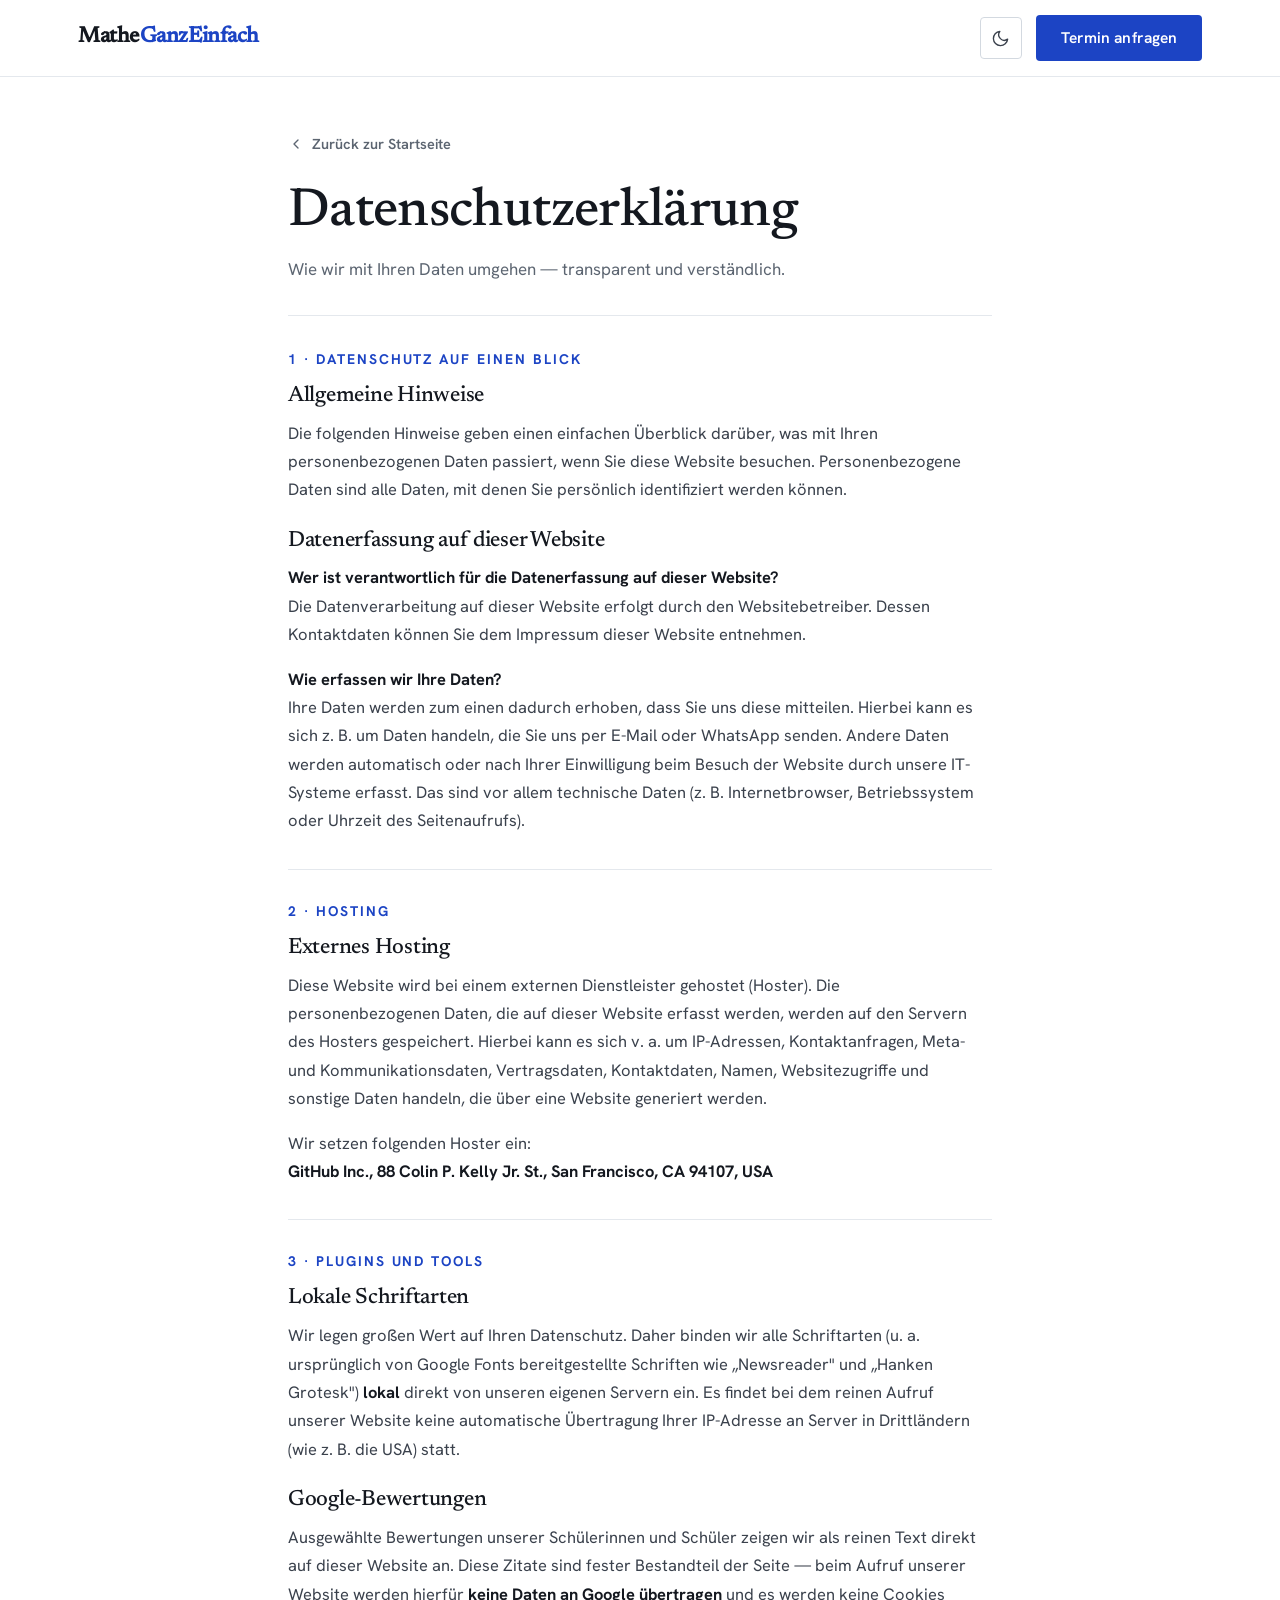
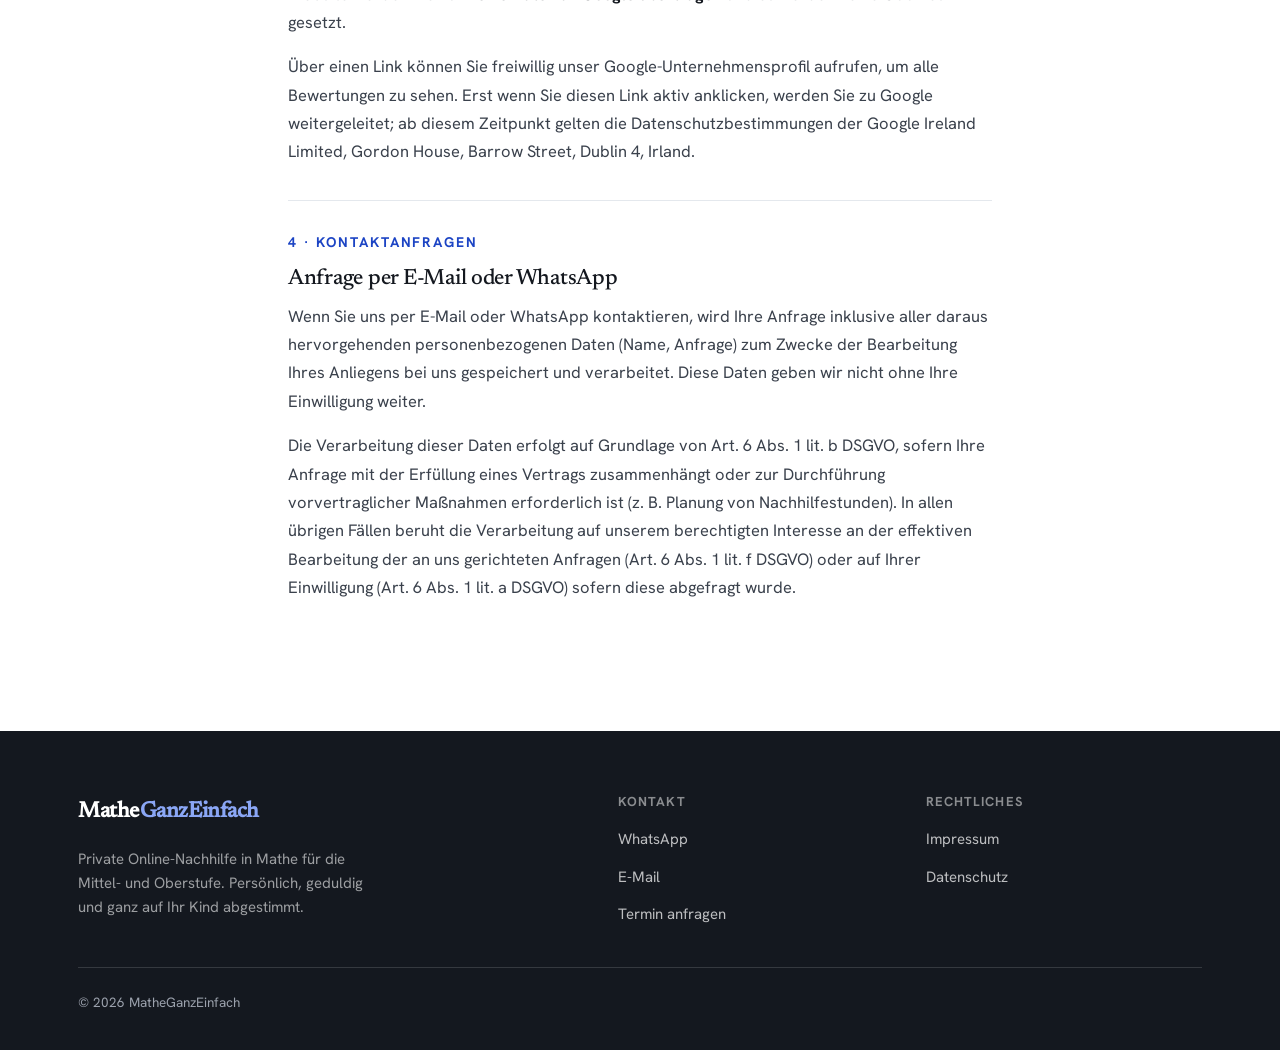
<file: datenschutz.html>
<!DOCTYPE html>
<html lang="de" data-theme="hell" data-headfont="serif">
<head>
  <meta charset="UTF-8">
  <meta name="viewport" content="width=device-width, initial-scale=1.0">
  <meta name="color-scheme" content="light dark">
  <script>
    (function () {
      try {
        var saved = localStorage.getItem('mge-theme');
        var sysDark = window.matchMedia && window.matchMedia('(prefers-color-scheme: dark)').matches;
        document.documentElement.setAttribute('data-theme', saved || (sysDark ? 'dunkel' : 'hell'));
      } catch (e) {}
    })();
  </script>
  <title>Datenschutz — MatheGanzEinfach</title>
  <meta name="description" content="Datenschutzerklärung von MatheGanzEinfach — private Online-Mathe-Nachhilfe.">
  <link rel="canonical" href="https://matheganzeinfach.com/datenschutz.html">
  <link rel="icon" type="image/png" sizes="64x64" href="assets/favicon-64.png">
  <link rel="apple-touch-icon" sizes="180x180" href="assets/apple-touch-icon.png">
  <meta name="theme-color" content="#ffffff" media="(prefers-color-scheme: light)">
  <meta name="theme-color" content="#0f1721" media="(prefers-color-scheme: dark)">
  <meta name="robots" content="noindex, follow">
  <link rel="stylesheet" href="fonts.css">
  <link rel="stylesheet" href="styles.css">
</head>

<body>

  <!-- NAV -->
  <nav class="nav">
    <div class="wrap nav-inner">
      <a href="index.html" class="brand">Mathe<span>GanzEinfach</span></a>
      <div class="nav-cta">
        <button class="theme-toggle" type="button" onclick="toggleTheme()" aria-label="Zwischen Hell- und Dunkelmodus wechseln" title="Hell-/Dunkelmodus">
          <svg class="i-moon" viewBox="0 0 24 24" fill="none" stroke="currentColor" stroke-width="1.7" stroke-linecap="round" stroke-linejoin="round" aria-hidden="true"><path d="M21 12.8A9 9 0 1 1 11.2 3a7 7 0 0 0 9.8 9.8Z"/></svg>
          <svg class="i-sun" viewBox="0 0 24 24" fill="none" stroke="currentColor" stroke-width="1.7" stroke-linecap="round" stroke-linejoin="round" aria-hidden="true"><circle cx="12" cy="12" r="4.2"/><path d="M12 2v2.5M12 19.5V22M4.9 4.9l1.8 1.8M17.3 17.3l1.8 1.8M2 12h2.5M19.5 12H22M4.9 19.1l1.8-1.8M17.3 6.7l1.8-1.8"/></svg>
        </button>
        <a class="btn btn-primary" href="index.html#termin">Termin anfragen</a>
      </div>
    </div>
  </nav>

  <!-- CONTENT -->
  <main class="legal-main">
    <div class="legal-wrap">
      <a class="legal-back" href="index.html">
        <svg viewBox="0 0 24 24" fill="none" stroke="currentColor" stroke-width="2" stroke-linecap="round" stroke-linejoin="round"><path d="M15 18l-6-6 6-6"/></svg>
        Zurück zur Startseite
      </a>
      <h1>Datenschutzerklärung</h1>
      <p class="legal-lead">Wie wir mit Ihren Daten umgehen — transparent und verständlich.</p>

      <div class="legal-body">
        <section>
          <h2>1 · Datenschutz auf einen Blick</h2>
          <h3>Allgemeine Hinweise</h3>
          <p>
            Die folgenden Hinweise geben einen einfachen Überblick darüber, was mit Ihren personenbezogenen Daten passiert, wenn Sie diese Website besuchen. Personenbezogene Daten sind alle Daten, mit denen Sie persönlich identifiziert werden können.
          </p>
          <h3>Datenerfassung auf dieser Website</h3>
          <p>
            <strong>Wer ist verantwortlich für die Datenerfassung auf dieser Website?</strong><br>
            Die Datenverarbeitung auf dieser Website erfolgt durch den Websitebetreiber. Dessen Kontaktdaten können Sie dem Impressum dieser Website entnehmen.
          </p>
          <p>
            <strong>Wie erfassen wir Ihre Daten?</strong><br>
            Ihre Daten werden zum einen dadurch erhoben, dass Sie uns diese mitteilen. Hierbei kann es sich z. B. um Daten handeln, die Sie uns per E-Mail oder WhatsApp senden. Andere Daten werden automatisch oder nach Ihrer Einwilligung beim Besuch der Website durch unsere IT-Systeme erfasst. Das sind vor allem technische Daten (z. B. Internetbrowser, Betriebssystem oder Uhrzeit des Seitenaufrufs).
          </p>
        </section>

        <section>
          <h2>2 · Hosting</h2>
          <h3>Externes Hosting</h3>
          <p>
            Diese Website wird bei einem externen Dienstleister gehostet (Hoster). Die personenbezogenen Daten, die auf dieser Website erfasst werden, werden auf den Servern des Hosters gespeichert. Hierbei kann es sich v. a. um IP-Adressen, Kontaktanfragen, Meta- und Kommunikationsdaten, Vertragsdaten, Kontaktdaten, Namen, Websitezugriffe und sonstige Daten handeln, die über eine Website generiert werden.
          </p>
          <p>
            Wir setzen folgenden Hoster ein:<br>
            <strong>GitHub Inc., 88 Colin P. Kelly Jr. St., San Francisco, CA 94107, USA</strong>
          </p>
        </section>

        <section>
          <h2>3 · Plugins und Tools</h2>
          <h3>Lokale Schriftarten</h3>
          <p>
            Wir legen großen Wert auf Ihren Datenschutz. Daher binden wir alle Schriftarten (u. a. ursprünglich von Google Fonts bereitgestellte Schriften wie „Newsreader" und „Hanken Grotesk") <strong>lokal</strong> direkt von unseren eigenen Servern ein. Es findet bei dem reinen Aufruf unserer Website keine automatische Übertragung Ihrer IP-Adresse an Server in Drittländern (wie z. B. die USA) statt.
          </p>
          <h3>Google-Bewertungen</h3>
          <p>
            Ausgewählte Bewertungen unserer Schülerinnen und Schüler zeigen wir als reinen Text direkt auf dieser Website an. Diese Zitate sind fester Bestandteil der Seite — beim Aufruf unserer Website werden hierfür <strong>keine Daten an Google übertragen</strong> und es werden keine Cookies gesetzt.
          </p>
          <p>
            Über einen Link können Sie freiwillig unser Google-Unternehmensprofil aufrufen, um alle Bewertungen zu sehen. Erst wenn Sie diesen Link aktiv anklicken, werden Sie zu Google weitergeleitet; ab diesem Zeitpunkt gelten die Datenschutzbestimmungen der Google Ireland Limited, Gordon House, Barrow Street, Dublin 4, Irland.
          </p>
        </section>

        <section>
          <h2>4 · Kontaktanfragen</h2>
          <h3>Anfrage per E-Mail oder WhatsApp</h3>
          <p>
            Wenn Sie uns per E-Mail oder WhatsApp kontaktieren, wird Ihre Anfrage inklusive aller daraus hervorgehenden personenbezogenen Daten (Name, Anfrage) zum Zwecke der Bearbeitung Ihres Anliegens bei uns gespeichert und verarbeitet. Diese Daten geben wir nicht ohne Ihre Einwilligung weiter.
          </p>
          <p>
            Die Verarbeitung dieser Daten erfolgt auf Grundlage von Art. 6 Abs. 1 lit. b DSGVO, sofern Ihre Anfrage mit der Erfüllung eines Vertrags zusammenhängt oder zur Durchführung vorvertraglicher Maßnahmen erforderlich ist (z. B. Planung von Nachhilfestunden). In allen übrigen Fällen beruht die Verarbeitung auf unserem berechtigten Interesse an der effektiven Bearbeitung der an uns gerichteten Anfragen (Art. 6 Abs. 1 lit. f DSGVO) oder auf Ihrer Einwilligung (Art. 6 Abs. 1 lit. a DSGVO) sofern diese abgefragt wurde.
          </p>
        </section>
      </div>
    </div>
  </main>

  <!-- FOOTER -->
  <footer class="footer">
    <div class="wrap">
      <div class="footer-top">
        <div>
          <a href="index.html" class="brand">Mathe<span>GanzEinfach</span></a>
          <p class="footer-blurb">Private Online-Nachhilfe in Mathe für die Mittel- und Oberstufe. Persönlich, geduldig und ganz auf Ihr Kind abgestimmt.</p>
        </div>
        <div style="display:grid;grid-template-columns:1fr 1fr;gap:32px">
          <div>
            <h3>Kontakt</h3>
            <ul class="footer-links">
              <li><a href="https://wa.me/4917661516445" target="_blank" rel="noopener">WhatsApp</a></li>
              <li><a href="mailto:info@matheganzeinfach.com">E-Mail</a></li>
              <li><a href="index.html#termin">Termin anfragen</a></li>
            </ul>
          </div>
          <div>
            <h3>Rechtliches</h3>
            <ul class="footer-links">
              <li><a href="impressum.html">Impressum</a></li>
              <li><a href="datenschutz.html">Datenschutz</a></li>
            </ul>
          </div>
        </div>
      </div>
      <div class="footer-bottom">
        <span>© 2026 MatheGanzEinfach</span>
      </div>
    </div>
  </footer>

  <script>
    (function () {
      var KEY = "mge-theme";
      window.toggleTheme = function () {
        var next = document.documentElement.getAttribute("data-theme") === "dunkel" ? "hell" : "dunkel";
        document.documentElement.setAttribute("data-theme", next);
        try { localStorage.setItem(KEY, next); } catch (e) {}
      };
      try {
        window.matchMedia("(prefers-color-scheme: dark)").addEventListener("change", function (e) {
          var saved = null; try { saved = localStorage.getItem(KEY); } catch (_) {}
          if (!saved) document.documentElement.setAttribute("data-theme", e.matches ? "dunkel" : "hell");
        });
      } catch (e) {}
      var nav = document.querySelector(".nav");
      window.addEventListener("scroll", function () { nav.classList.toggle("scrolled", window.scrollY > 12); }, { passive: true });
    })();
  </script>

</body>
</html>
</file>
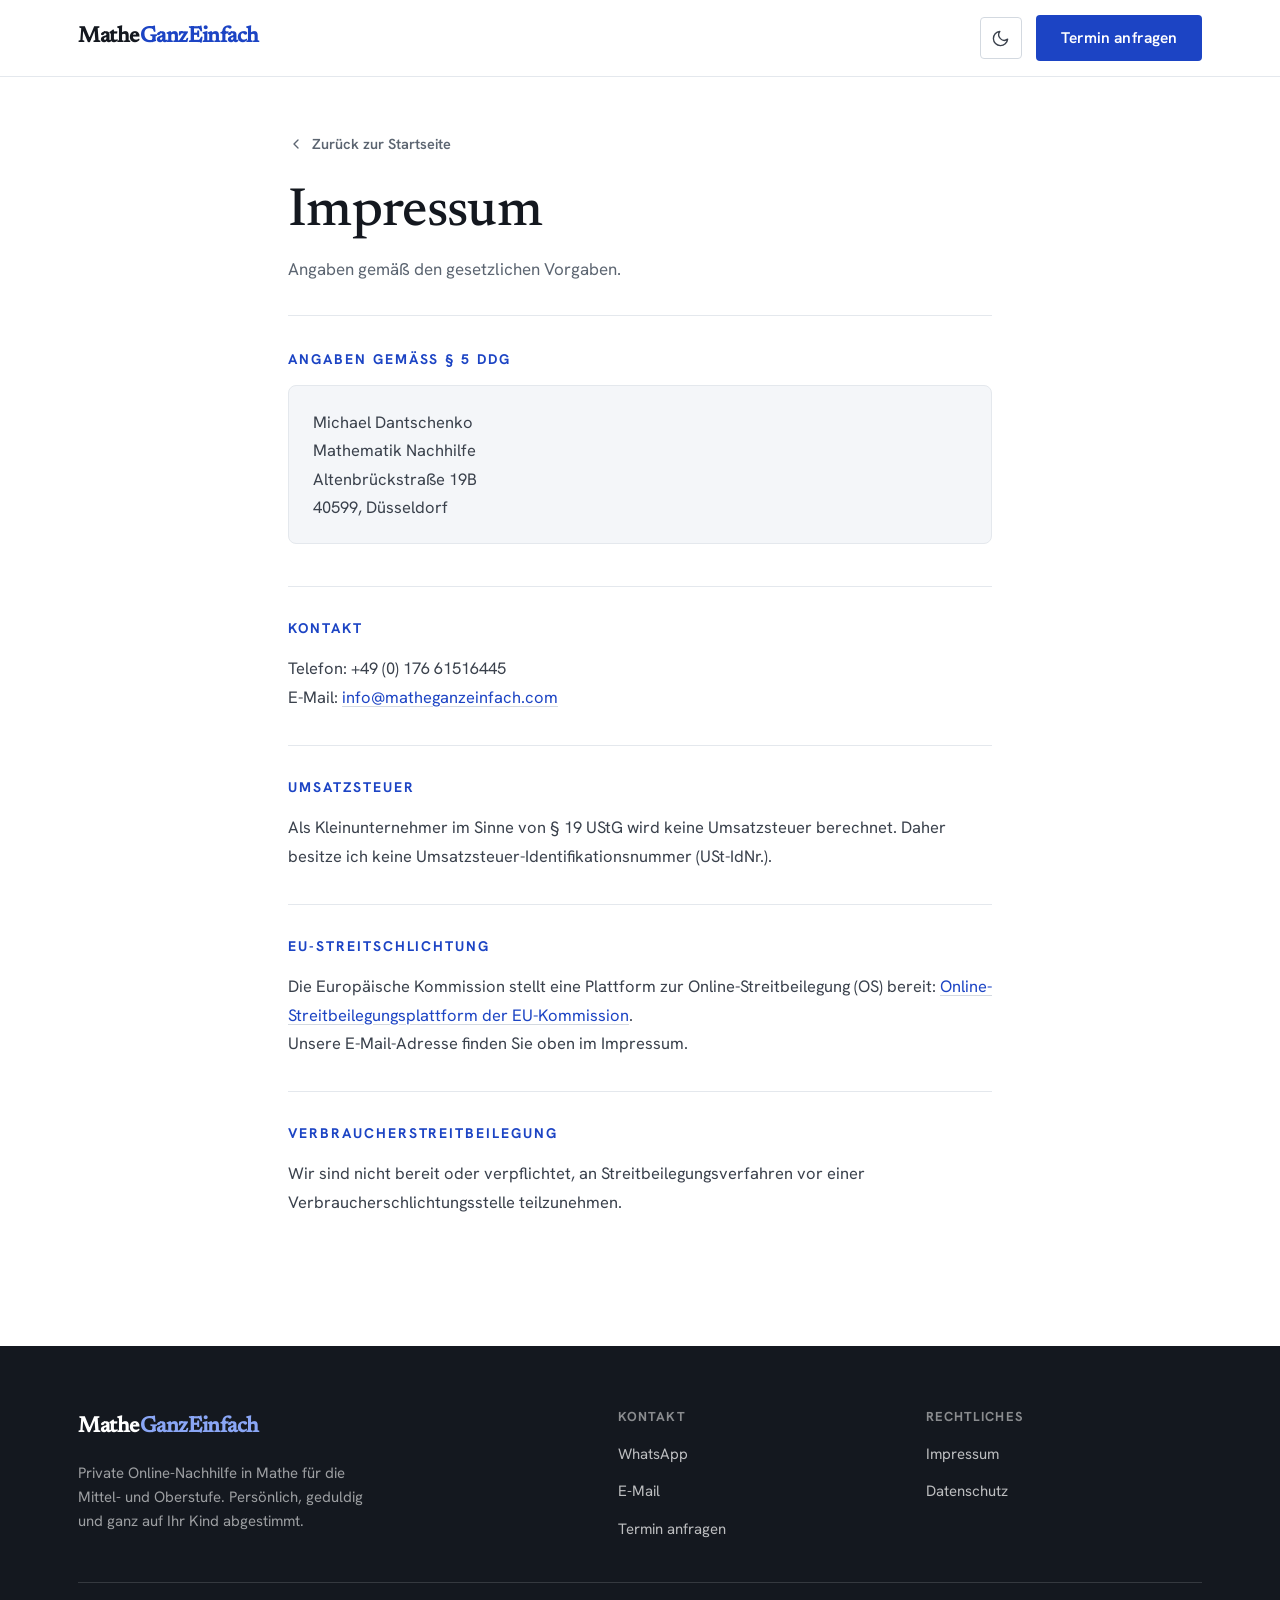
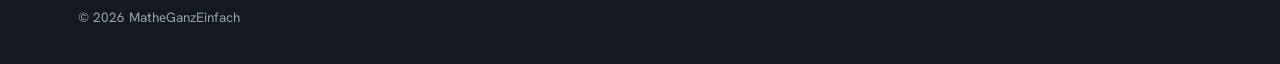
<file: impressum.html>
<!DOCTYPE html>
<html lang="de" data-theme="hell" data-headfont="serif">
<head>
  <meta charset="UTF-8">
  <meta name="viewport" content="width=device-width, initial-scale=1.0">
  <meta name="color-scheme" content="light dark">
  <script>
    (function () {
      try {
        var saved = localStorage.getItem('mge-theme');
        var sysDark = window.matchMedia && window.matchMedia('(prefers-color-scheme: dark)').matches;
        document.documentElement.setAttribute('data-theme', saved || (sysDark ? 'dunkel' : 'hell'));
      } catch (e) {}
    })();
  </script>
  <title>Impressum — MatheGanzEinfach</title>
  <meta name="description" content="Impressum von MatheGanzEinfach — private Online-Mathe-Nachhilfe.">
  <link rel="canonical" href="https://matheganzeinfach.com/impressum.html">
  <link rel="icon" type="image/png" sizes="64x64" href="assets/favicon-64.png">
  <link rel="apple-touch-icon" sizes="180x180" href="assets/apple-touch-icon.png">
  <meta name="theme-color" content="#ffffff" media="(prefers-color-scheme: light)">
  <meta name="theme-color" content="#0f1721" media="(prefers-color-scheme: dark)">
  <meta name="robots" content="noindex, follow">
  <link rel="stylesheet" href="fonts.css">
  <link rel="stylesheet" href="styles.css">
</head>

<body>

  <!-- NAV -->
  <nav class="nav">
    <div class="wrap nav-inner">
      <a href="index.html" class="brand">Mathe<span>GanzEinfach</span></a>
      <div class="nav-cta">
        <button class="theme-toggle" type="button" onclick="toggleTheme()" aria-label="Zwischen Hell- und Dunkelmodus wechseln" title="Hell-/Dunkelmodus">
          <svg class="i-moon" viewBox="0 0 24 24" fill="none" stroke="currentColor" stroke-width="1.7" stroke-linecap="round" stroke-linejoin="round" aria-hidden="true"><path d="M21 12.8A9 9 0 1 1 11.2 3a7 7 0 0 0 9.8 9.8Z"/></svg>
          <svg class="i-sun" viewBox="0 0 24 24" fill="none" stroke="currentColor" stroke-width="1.7" stroke-linecap="round" stroke-linejoin="round" aria-hidden="true"><circle cx="12" cy="12" r="4.2"/><path d="M12 2v2.5M12 19.5V22M4.9 4.9l1.8 1.8M17.3 17.3l1.8 1.8M2 12h2.5M19.5 12H22M4.9 19.1l1.8-1.8M17.3 6.7l1.8-1.8"/></svg>
        </button>
        <a class="btn btn-primary" href="index.html#termin">Termin anfragen</a>
      </div>
    </div>
  </nav>

  <!-- CONTENT -->
  <main class="legal-main">
    <div class="legal-wrap">
      <a class="legal-back" href="index.html">
        <svg viewBox="0 0 24 24" fill="none" stroke="currentColor" stroke-width="2" stroke-linecap="round" stroke-linejoin="round"><path d="M15 18l-6-6 6-6"/></svg>
        Zurück zur Startseite
      </a>
      <h1>Impressum</h1>
      <p class="legal-lead">Angaben gemäß den gesetzlichen Vorgaben.</p>

      <div class="legal-body">
        <section>
          <h2>Angaben gemäß § 5 DDG</h2>
          <div class="legal-card">
            <p>
              Michael Dantschenko<br>
              Mathematik Nachhilfe<br>
              Altenbrückstraße 19B<br>
              40599, Düsseldorf
            </p>
          </div>
        </section>

        <section>
          <h2>Kontakt</h2>
          <p>
            Telefon: +49 (0) 176 61516445<br>
            E-Mail: <a href="mailto:info@matheganzeinfach.com">info@matheganzeinfach.com</a>
          </p>
        </section>

        <section>
          <h2>Umsatzsteuer</h2>
          <p>
            Als Kleinunternehmer im Sinne von § 19 UStG wird keine Umsatzsteuer berechnet. Daher besitze ich keine Umsatzsteuer-Identifikationsnummer (USt-IdNr.).
          </p>
        </section>

        <section>
          <h2>EU-Streitschlichtung</h2>
          <p>
            Die Europäische Kommission stellt eine Plattform zur Online-Streitbeilegung (OS) bereit:
            <a href="https://ec.europa.eu/consumers/odr/" target="_blank" rel="noopener noreferrer">Online-Streitbeilegungsplattform der EU-Kommission</a>.<br>
            Unsere E-Mail-Adresse finden Sie oben im Impressum.
          </p>
        </section>

        <section>
          <h2>Verbraucherstreitbeilegung</h2>
          <p>
            Wir sind nicht bereit oder verpflichtet, an Streitbeilegungsverfahren vor einer Verbraucherschlichtungsstelle teilzunehmen.
          </p>
        </section>
      </div>
    </div>
  </main>

  <!-- FOOTER -->
  <footer class="footer">
    <div class="wrap">
      <div class="footer-top">
        <div>
          <a href="index.html" class="brand">Mathe<span>GanzEinfach</span></a>
          <p class="footer-blurb">Private Online-Nachhilfe in Mathe für die Mittel- und Oberstufe. Persönlich, geduldig und ganz auf Ihr Kind abgestimmt.</p>
        </div>
        <div style="display:grid;grid-template-columns:1fr 1fr;gap:32px">
          <div>
            <h3>Kontakt</h3>
            <ul class="footer-links">
              <li><a href="https://wa.me/4917661516445" target="_blank" rel="noopener">WhatsApp</a></li>
              <li><a href="mailto:info@matheganzeinfach.com">E-Mail</a></li>
              <li><a href="index.html#termin">Termin anfragen</a></li>
            </ul>
          </div>
          <div>
            <h3>Rechtliches</h3>
            <ul class="footer-links">
              <li><a href="impressum.html">Impressum</a></li>
              <li><a href="datenschutz.html">Datenschutz</a></li>
            </ul>
          </div>
        </div>
      </div>
      <div class="footer-bottom">
        <span>© 2026 MatheGanzEinfach</span>
      </div>
    </div>
  </footer>

  <script>
    (function () {
      var KEY = "mge-theme";
      window.toggleTheme = function () {
        var next = document.documentElement.getAttribute("data-theme") === "dunkel" ? "hell" : "dunkel";
        document.documentElement.setAttribute("data-theme", next);
        try { localStorage.setItem(KEY, next); } catch (e) {}
      };
      try {
        window.matchMedia("(prefers-color-scheme: dark)").addEventListener("change", function (e) {
          var saved = null; try { saved = localStorage.getItem(KEY); } catch (_) {}
          if (!saved) document.documentElement.setAttribute("data-theme", e.matches ? "dunkel" : "hell");
        });
      } catch (e) {}
      var nav = document.querySelector(".nav");
      window.addEventListener("scroll", function () { nav.classList.toggle("scrolled", window.scrollY > 12); }, { passive: true });
    })();
  </script>

</body>
</html>
</file>
<file: fonts.css>
/* Selbst gehostete Schriften (DSGVO) — keine Anfragen an Google.
   Newsreader (Headlines) + Hanken Grotesk (Fließtext). Subsets: latin, latin-ext. */

@font-face {
  font-family: 'Hanken Grotesk';
  font-style: normal;
  font-weight: 400;
  font-display: swap;
  src: url('fonts/hanken-grotesk-400-latin-ext.woff2') format('woff2');
  unicode-range: U+0100-02BA, U+02BD-02C5, U+02C7-02CC, U+02CE-02D7, U+02DD-02FF, U+0304, U+0308, U+0329, U+1D00-1DBF, U+1E00-1E9F, U+1EF2-1EFF, U+2020, U+20A0-20AB, U+20AD-20C0, U+2113, U+2C60-2C7F, U+A720-A7FF;
}
@font-face {
  font-family: 'Hanken Grotesk';
  font-style: normal;
  font-weight: 400;
  font-display: swap;
  src: url('fonts/hanken-grotesk-400-latin.woff2') format('woff2');
  unicode-range: U+0000-00FF, U+0131, U+0152-0153, U+02BB-02BC, U+02C6, U+02DA, U+02DC, U+0304, U+0308, U+0329, U+2000-206F, U+20AC, U+2122, U+2191, U+2193, U+2212, U+2215, U+FEFF, U+FFFD;
}
@font-face {
  font-family: 'Hanken Grotesk';
  font-style: normal;
  font-weight: 500;
  font-display: swap;
  src: url('fonts/hanken-grotesk-500-latin-ext.woff2') format('woff2');
  unicode-range: U+0100-02BA, U+02BD-02C5, U+02C7-02CC, U+02CE-02D7, U+02DD-02FF, U+0304, U+0308, U+0329, U+1D00-1DBF, U+1E00-1E9F, U+1EF2-1EFF, U+2020, U+20A0-20AB, U+20AD-20C0, U+2113, U+2C60-2C7F, U+A720-A7FF;
}
@font-face {
  font-family: 'Hanken Grotesk';
  font-style: normal;
  font-weight: 500;
  font-display: swap;
  src: url('fonts/hanken-grotesk-500-latin.woff2') format('woff2');
  unicode-range: U+0000-00FF, U+0131, U+0152-0153, U+02BB-02BC, U+02C6, U+02DA, U+02DC, U+0304, U+0308, U+0329, U+2000-206F, U+20AC, U+2122, U+2191, U+2193, U+2212, U+2215, U+FEFF, U+FFFD;
}
@font-face {
  font-family: 'Hanken Grotesk';
  font-style: normal;
  font-weight: 600;
  font-display: swap;
  src: url('fonts/hanken-grotesk-600-latin-ext.woff2') format('woff2');
  unicode-range: U+0100-02BA, U+02BD-02C5, U+02C7-02CC, U+02CE-02D7, U+02DD-02FF, U+0304, U+0308, U+0329, U+1D00-1DBF, U+1E00-1E9F, U+1EF2-1EFF, U+2020, U+20A0-20AB, U+20AD-20C0, U+2113, U+2C60-2C7F, U+A720-A7FF;
}
@font-face {
  font-family: 'Hanken Grotesk';
  font-style: normal;
  font-weight: 600;
  font-display: swap;
  src: url('fonts/hanken-grotesk-600-latin.woff2') format('woff2');
  unicode-range: U+0000-00FF, U+0131, U+0152-0153, U+02BB-02BC, U+02C6, U+02DA, U+02DC, U+0304, U+0308, U+0329, U+2000-206F, U+20AC, U+2122, U+2191, U+2193, U+2212, U+2215, U+FEFF, U+FFFD;
}
@font-face {
  font-family: 'Hanken Grotesk';
  font-style: normal;
  font-weight: 700;
  font-display: swap;
  src: url('fonts/hanken-grotesk-700-latin-ext.woff2') format('woff2');
  unicode-range: U+0100-02BA, U+02BD-02C5, U+02C7-02CC, U+02CE-02D7, U+02DD-02FF, U+0304, U+0308, U+0329, U+1D00-1DBF, U+1E00-1E9F, U+1EF2-1EFF, U+2020, U+20A0-20AB, U+20AD-20C0, U+2113, U+2C60-2C7F, U+A720-A7FF;
}
@font-face {
  font-family: 'Hanken Grotesk';
  font-style: normal;
  font-weight: 700;
  font-display: swap;
  src: url('fonts/hanken-grotesk-700-latin.woff2') format('woff2');
  unicode-range: U+0000-00FF, U+0131, U+0152-0153, U+02BB-02BC, U+02C6, U+02DA, U+02DC, U+0304, U+0308, U+0329, U+2000-206F, U+20AC, U+2122, U+2191, U+2193, U+2212, U+2215, U+FEFF, U+FFFD;
}
@font-face {
  font-family: 'Newsreader';
  font-style: italic;
  font-weight: 500;
  font-display: swap;
  src: url('fonts/newsreader-500-italic-latin-ext.woff2') format('woff2');
  unicode-range: U+0100-02BA, U+02BD-02C5, U+02C7-02CC, U+02CE-02D7, U+02DD-02FF, U+0304, U+0308, U+0329, U+1D00-1DBF, U+1E00-1E9F, U+1EF2-1EFF, U+2020, U+20A0-20AB, U+20AD-20C0, U+2113, U+2C60-2C7F, U+A720-A7FF;
}
@font-face {
  font-family: 'Newsreader';
  font-style: italic;
  font-weight: 500;
  font-display: swap;
  src: url('fonts/newsreader-500-italic-latin.woff2') format('woff2');
  unicode-range: U+0000-00FF, U+0131, U+0152-0153, U+02BB-02BC, U+02C6, U+02DA, U+02DC, U+0304, U+0308, U+0329, U+2000-206F, U+20AC, U+2122, U+2191, U+2193, U+2212, U+2215, U+FEFF, U+FFFD;
}
@font-face {
  font-family: 'Newsreader';
  font-style: normal;
  font-weight: 400;
  font-display: swap;
  src: url('fonts/newsreader-400-latin-ext.woff2') format('woff2');
  unicode-range: U+0100-02BA, U+02BD-02C5, U+02C7-02CC, U+02CE-02D7, U+02DD-02FF, U+0304, U+0308, U+0329, U+1D00-1DBF, U+1E00-1E9F, U+1EF2-1EFF, U+2020, U+20A0-20AB, U+20AD-20C0, U+2113, U+2C60-2C7F, U+A720-A7FF;
}
@font-face {
  font-family: 'Newsreader';
  font-style: normal;
  font-weight: 400;
  font-display: swap;
  src: url('fonts/newsreader-400-latin.woff2') format('woff2');
  unicode-range: U+0000-00FF, U+0131, U+0152-0153, U+02BB-02BC, U+02C6, U+02DA, U+02DC, U+0304, U+0308, U+0329, U+2000-206F, U+20AC, U+2122, U+2191, U+2193, U+2212, U+2215, U+FEFF, U+FFFD;
}
@font-face {
  font-family: 'Newsreader';
  font-style: normal;
  font-weight: 500;
  font-display: swap;
  src: url('fonts/newsreader-500-latin-ext.woff2') format('woff2');
  unicode-range: U+0100-02BA, U+02BD-02C5, U+02C7-02CC, U+02CE-02D7, U+02DD-02FF, U+0304, U+0308, U+0329, U+1D00-1DBF, U+1E00-1E9F, U+1EF2-1EFF, U+2020, U+20A0-20AB, U+20AD-20C0, U+2113, U+2C60-2C7F, U+A720-A7FF;
}
@font-face {
  font-family: 'Newsreader';
  font-style: normal;
  font-weight: 500;
  font-display: swap;
  src: url('fonts/newsreader-500-latin.woff2') format('woff2');
  unicode-range: U+0000-00FF, U+0131, U+0152-0153, U+02BB-02BC, U+02C6, U+02DA, U+02DC, U+0304, U+0308, U+0329, U+2000-206F, U+20AC, U+2122, U+2191, U+2193, U+2212, U+2215, U+FEFF, U+FFFD;
}
</file>
<file: styles.css>
/* ============================================================
   MatheGanzEinfach — editorial redesign
   Two directions via [data-theme]: "hell" (default) & "dunkel"
   ============================================================ */

/* ---------- Tokens ---------- */
:root {
  --font-display: "Newsreader", Georgia, "Times New Roman", serif;
  --font-body: "Hanken Grotesk", -apple-system, BlinkMacSystemFont, "Segoe UI", sans-serif;

  /* HELL (default) */
  --paper: #ffffff;
  --surface: #f4f6f9;
  --surface-2: #eef1f5;
  --ink: #14181f;
  --ink-2: #3a414c;
  --muted: #5c6571;
  --faint: #667080;
  --line: #e4e8ed;
  --line-strong: #d3d9e0;
  --accent: #1c44c4;
  --accent-deep: color-mix(in srgb, var(--accent) 80%, #000);
  --accent-tint: color-mix(in srgb, var(--accent) 11%, var(--paper));
  --on-accent: #ffffff;
  --wa: #1a8047;
  --wa-deep: #186f3e;
  --star: #d99a16;
  --shadow: 0 1px 2px rgba(20,24,31,.05), 0 12px 28px -18px rgba(20,24,31,.22);
  --shadow-lift: 0 2px 4px rgba(20,24,31,.06), 0 22px 44px -26px rgba(20,24,31,.30);
  --photo-back: var(--accent);
}

html[data-theme="dunkel"] {
  --paper: #0f1721;
  --surface: #14202c;
  --surface-2: #18242f;
  --ink: #f0f3f8;
  --ink-2: #d7dce2;
  --muted: #9bacbb;
  --faint: #8296a9;
  --line: #243340;
  --line-strong: #31424f;
  --accent: #87a3f2;
  --accent-deep: color-mix(in srgb, var(--accent) 82%, #000);
  --accent-tint: color-mix(in srgb, var(--accent) 15%, transparent);
  --on-accent: #0e1626;
  --wa: #1e8746;
  --wa-deep: #1a7440;
  --star: #e6b94e;
  --shadow: 0 1px 2px rgba(0,0,0,.4), 0 18px 40px -22px rgba(0,0,0,.8);
  --shadow-lift: 0 2px 6px rgba(0,0,0,.45), 0 30px 60px -28px rgba(0,0,0,.85);
  --photo-back: var(--accent);
}

/* ---------- Reset ---------- */
*, *::before, *::after { box-sizing: border-box; }
* { margin: 0; }
html {
  scroll-behavior: smooth;
  scroll-padding-top: 77px;
  -webkit-text-size-adjust: 100%;
  background: var(--paper);
}
body {
  font-family: var(--font-body);
  background: var(--paper);
  color: var(--ink-2);
  position: relative;
  line-height: 1.6;
  font-size: 17px;
  -webkit-font-smoothing: antialiased;
  text-rendering: optimizeLegibility;
  overflow-x: hidden;
  transition: background-color .35s ease, color .35s ease;
}
img { display: block; max-width: 100%; }
picture { display: contents; }
/* Harness-proof painted background (preview hosts force body transparent) */
body::before {
  content: "";
  position: fixed;
  inset: 0;
  z-index: -1;
  background: var(--paper);
  transition: background-color .35s ease;
}
a { color: inherit; }
button { font: inherit; color: inherit; cursor: pointer; }
::selection { background: var(--accent-tint); color: var(--accent-deep); }
html[data-theme="dunkel"] ::selection { color: var(--accent); }

/* keyboard focus ring (accessibility) */
:focus-visible {
  outline: 2px solid var(--accent);
  outline-offset: 3px;
  border-radius: 3px;
}
.field textarea:focus-visible { outline-offset: 1px; }

h1, h2, h3, h4 {
  font-family: var(--font-display);
  font-weight: 500;
  color: var(--ink);
  line-height: 1.08;
  letter-spacing: -0.012em;
  text-wrap: balance;
}

/* ---------- Layout primitives ---------- */
.section-surface { 
  background: var(--surface); 
  border-top: 1px solid var(--line); 
  border-bottom: 1px solid var(--line); 
}
.wrap { width: 100%; max-width: 1180px; margin: 0 auto; padding: 0 28px; }
.section { padding: clamp(64px, 9vw, 120px) 0; }

.kicker {
  display: inline-flex;
  align-items: center;
  gap: 12px;
  font-family: var(--font-body);
  font-size: 12.5px;
  font-weight: 600;
  letter-spacing: 0.18em;
  text-transform: uppercase;
  color: var(--accent);
}
.kicker::before {
  content: "";
  width: 26px;
  height: 1.5px;
  background: var(--accent);
}

/* ---------- Buttons ---------- */
.btn {
  display: inline-flex;
  align-items: center;
  justify-content: center;
  gap: 10px;
  padding: 14px 24px;
  border: 1px solid transparent;
  border-radius: 4px;
  font-family: var(--font-body);
  font-weight: 600;
  font-size: 15.5px;
  letter-spacing: 0.005em;
  text-decoration: none;
  line-height: 1;
  white-space: nowrap;
  transition: background-color .18s ease, color .18s ease, border-color .18s ease, transform .18s ease;
}
.btn svg { width: 18px; height: 18px; flex: none; }
.btn-primary { background: var(--accent); color: var(--on-accent); }
.btn-primary:hover { background: var(--accent-deep); }
.btn-wa { background: var(--wa); color: #fff; }
.btn-wa:hover { background: var(--wa-deep); }
.btn-ghost {
  background: transparent;
  color: var(--ink);
  border-color: var(--line-strong);
}
.btn-ghost:hover { border-color: var(--ink); }
.btn-lg { padding: 17px 30px; font-size: 16.5px; }
.btn-block { width: 100%; }

/* ============================================================
   NAV
   ============================================================ */
.nav {
  position: fixed;
  inset: 0 0 auto 0;
  z-index: 60;
  background: color-mix(in srgb, var(--paper) 86%, transparent);
  backdrop-filter: saturate(1.4) blur(10px);
  border-bottom: 1px solid var(--line);
  transition: background-color .3s ease;
}
.nav-inner {
  height: 76px;
  display: flex;
  align-items: center;
  justify-content: space-between;
  gap: 24px;
}
.brand {
  display: inline-flex;
  align-items: baseline;
  gap: 1px;
  font-family: var(--font-display);
  font-size: 22px;
  font-weight: 600;
  letter-spacing: -0.02em;
  color: var(--ink);
  text-decoration: none;
}
.brand span { color: var(--accent); font-weight: 600; }
.nav-links { display: flex; align-items: center; gap: 34px; }
.nav-links a {
  font-size: 15px;
  font-weight: 500;
  color: var(--muted);
  text-decoration: none;
  white-space: nowrap;
  transition: color .15s ease;
}
.nav-links a.nav-link:hover { color: var(--ink); }
.nav-cta { display: inline-flex; align-items: center; gap: 14px; }
.nav-menu-book { display: none; }

/* hamburger (mobile only) */
.menu-toggle {
  display: none;
  width: 42px; height: 42px;
  border-radius: 4px;
  border: 1px solid var(--line-strong);
  background: transparent;
  color: var(--ink);
  align-items: center; justify-content: center;
  flex: none;
}
.menu-toggle svg { width: 20px; height: 20px; }
.menu-toggle .i-x { display: none; }
.nav.open .menu-toggle .i-burger { display: none; }
.nav.open .menu-toggle .i-x { display: block; }

/* theme toggle */
.theme-toggle {
  width: 42px; height: 42px;
  border-radius: 4px;
  border: 1px solid var(--line-strong);
  background: transparent;
  color: var(--ink-2);
  display: inline-flex; align-items: center; justify-content: center;
  flex: none;
  transition: border-color .15s ease, color .15s ease, background-color .15s ease;
}
.theme-toggle:hover { border-color: var(--ink); color: var(--ink); }
.theme-toggle svg { width: 19px; height: 19px; }
.theme-toggle .i-sun { display: none; }
.theme-toggle .i-moon { display: block; }
html[data-theme="dunkel"] .theme-toggle .i-sun { display: block; }
html[data-theme="dunkel"] .theme-toggle .i-moon { display: none; }
@media (max-width: 760px) {
  .menu-toggle { display: inline-flex; }
  .nav-book { display: none; }
  .nav-links {
    position: absolute;
    top: 100%; left: 0; right: 0;
    display: none;
    flex-direction: column;
    align-items: stretch;
    gap: 0;
    background: var(--paper);
    border-bottom: 1px solid var(--line);
    box-shadow: var(--shadow);
    padding: 6px 28px 20px;
  }
  .nav.open .nav-links { display: flex; }
  .nav-links .nav-link {
    padding: 15px 2px;
    font-size: 16.5px;
    color: var(--ink-2);
    border-bottom: 1px solid var(--line);
  }
  .nav-menu-book { display: inline-flex; margin-top: 16px; }
}

/* ============================================================
   HERO
   ============================================================ */
.hero { padding: 132px 0 clamp(64px, 8vw, 104px); }
.hero-grid {
  display: grid;
  grid-template-columns: 1.05fr 0.95fr;
  gap: clamp(36px, 6vw, 84px);
  align-items: center;
}
/* Container im Hero (Hintergrund ist Grau, Box wird Weiß) */
.hero-copy {
  max-width: 580px;
  background: var(--paper);
  padding: 40px;
  border-radius: 12px;
  border: 1px solid var(--line);
  box-shadow: var(--shadow-lift);
}
html[data-theme="dunkel"] .hero-copy { background: var(--surface-2); }

/* Container in Über Mich (Hintergrund ist Weiß, Box wird Grau) */
.about-text {
  background: var(--surface);
  padding: 40px;
  border-radius: 12px;
  border: 1px solid var(--line);
  box-shadow: var(--shadow);
}
html[data-theme="dunkel"] .about-text { background: var(--surface-2); }
.hero h1 {
  font-size: clamp(42px, 6vw, 68px);
  margin: 22px 0 0;
  font-weight: 500;
}
.hero h1 em {
  font-style: italic;
  color: var(--accent);
}
.hero-lead {
  font-size: clamp(17px, 1.7vw, 20px);
  color: var(--muted);
  margin-top: 24px;
  max-width: 30em;
  line-height: 1.62;
}
.hero-actions {
  display: flex;
  flex-wrap: wrap;
  gap: 14px;
  margin-top: 36px;
}
.hero-meta {
  margin-top: 30px;
  display: flex;
  align-items: center;
  gap: 14px;
  font-size: 14.5px;
  color: var(--muted);
}
.hero-meta .dot { width: 4px; height: 4px; border-radius: 50%; background: var(--line-strong); }

/* trust stats */
.hero-stats {
  margin-top: 34px;
  display: flex;
  flex-wrap: wrap;
  gap: 14px 30px;
  padding-top: 26px;
  border-top: 1px solid var(--line);
}
.hero-stats .stat { display: flex; flex-direction: column; gap: 3px; }
.hero-stats .stat-num {
  font-family: var(--font-display);
  font-size: 27px;
  font-weight: 500;
  color: var(--ink);
  line-height: 1;
  letter-spacing: -0.01em;
}
.hero-stats .stat-num .star { color: var(--star); }
.hero-stats .stat-label {
  font-size: 13px;
  color: var(--muted);
  letter-spacing: .02em;
}

/* photo */
.portrait {
  position: relative;
  width: 100%;
  max-width: 420px;
  margin-left: auto;
}
.portrait-frame {
  position: relative;
  z-index: 2;
  border-radius: 6px;
  overflow: hidden;
  background: var(--surface);
  border: 1px solid var(--line);
  box-shadow: var(--shadow-lift);
}
.portrait-frame img { width: 100%; height: auto; aspect-ratio: 5/5.2; object-fit: cover; object-position: 50% 28%; }
.portrait::before {
  content: "";
  position: absolute;
  z-index: 1;
  inset: 22px -20px -20px 22px;
  background: var(--photo-back);
  border-radius: 6px;
  opacity: .12;
}
html[data-theme="dunkel"] .portrait::before { opacity: .26; }

/* google rating chip */
.gchip {
  position: absolute;
  z-index: 3;
  left: -22px;
  bottom: -22px;
  background: var(--paper);
  border: 1px solid var(--line);
  border-radius: 6px;
  padding: 13px 16px;
  display: flex;
  align-items: center;
  gap: 12px;
  box-shadow: var(--shadow);
  text-decoration: none;
}
.gchip .g-logo { width: 22px; height: 22px; flex: none; }
.gchip .g-score { font-family: var(--font-display); font-size: 22px; font-weight: 500; color: var(--ink); line-height: 1; }
.gchip .stars { display: flex; gap: 1px; color: var(--star); margin-top: 3px; }
.gchip .stars svg { width: 12px; height: 12px; }
.gchip .g-label { font-size: 11px; font-weight: 600; letter-spacing: .04em; color: var(--faint); text-transform: uppercase; margin-top: 4px; }

@media (max-width: 880px) {
  .hero-grid { grid-template-columns: 1fr; }
  .hero { padding-top: 116px; }
  .portrait { order: -1; max-width: 320px; margin: 0 auto; }
  .hero-copy { max-width: none; text-align: left; }
  .gchip { left: auto; right: -10px; }
}

/* ============================================================
   SECTION HEADER
   ============================================================ */
.sec-head { max-width: 640px; }
.sec-head.center { margin: 0 auto; text-align: center; }
.sec-head.center .kicker { justify-content: center; }
.sec-head h2 {
  font-size: clamp(30px, 4.2vw, 46px);
  margin-top: 18px;
}
.sec-head p {
  color: var(--muted);
  margin-top: 16px;
  font-size: 18px;
  line-height: 1.6;
}

/* ============================================================
   ABOUT strip (facts)
   ============================================================ */
.about { background: var(--surface); border-top: 1px solid var(--line); border-bottom: 1px solid var(--line); }
.about-grid {
  display: grid;
  grid-template-columns: 1.4fr 1fr;
  gap: clamp(36px, 6vw, 80px);
  align-items: start;
}
.about-text h2 { margin-top: 18px; font-size: clamp(28px, 3.6vw, 40px); }
.about-text h2 + p { margin-top: 18px; }
.about-text p { font-size: 19px; line-height: 1.62; color: var(--ink-2); }
.about-text p + p { margin-top: 18px; }
.about-text .signoff {
  margin-top: 22px;
  font-family: var(--font-display);
  font-style: italic;
  font-weight: 500;
  font-size: 20px;
  color: var(--ink);
}
.facts { display: grid; gap: 0; align-self: center; }
.fact {
  display: flex;
  gap: 16px;
  padding: 20px 0;
  border-top: 1px solid var(--line-strong);
}
.fact:last-child { border-bottom: 1px solid var(--line-strong); }
.fact-ic {
  flex: none; width: 34px; height: 34px;
  color: var(--accent);
}
.fact-ic svg { width: 100%; height: 100%; }
.fact h3 { font-family: var(--font-body); font-size: 16px; font-weight: 700; color: var(--ink); letter-spacing: 0; }
.fact p { font-size: 14.5px; color: var(--muted); margin-top: 3px; }
@media (max-width: 760px) { .about-grid { grid-template-columns: 1fr; } }

/* ============================================================
   PROCESS
   ============================================================ */
.steps {
  display: grid;
  grid-template-columns: repeat(3, 1fr);
  gap: 0;
  margin-top: 56px;
  border-top: 1px solid var(--line);
}
.step {
  padding: 34px 30px 34px 0;
  border-right: 1px solid var(--line);
  position: relative;
  /* Der sanfte Fade von Grau zu Weiß */
  background: linear-gradient(to bottom, var(--surface) 0%, var(--paper) 20%);
}
/* Der Fade für den Darkmode */
html[data-theme="dunkel"] .step {
  background: linear-gradient(to bottom, var(--surface-2) 0%, var(--paper) 20%);
}
.step:last-child { border-right: none; padding-right: 0; }
.step:not(:last-child) { padding-right: 34px; }
.step:not(:first-child) { padding-left: 34px; }

.step-num {
  font-family: var(--font-display);
  font-size: 15px;
  font-weight: 500;
  color: var(--accent);
  letter-spacing: .1em;
}
.step h3 { font-size: 23px; margin-top: 14px; font-weight: 500; }
.step p { color: var(--muted); margin-top: 12px; font-size: 16px; line-height: 1.58; }
.step a { color: var(--ink); text-decoration: underline; text-decoration-color: var(--line-strong); text-underline-offset: 3px; }
.step a:hover { text-decoration-color: var(--accent); color: var(--accent); }
@media (max-width: 820px) {
  .steps { grid-template-columns: 1fr; }
  .step { border-right: none; border-bottom: 1px solid var(--line); padding: 28px 0 !important; }
  .step:last-child { border-bottom: none; }
}

/* ============================================================
   REVIEWS
   ============================================================ */
.reviews { background: var(--surface); border-top: 1px solid var(--line); }

/* static testimonials */
.testimonials {
  margin-top: 50px;
  display: grid;
  grid-template-columns: repeat(6, 1fr);
  gap: 22px;
}
.testimonials .tcard { grid-column: span 2; }
/* 5 Karten: die letzten beiden mittig in der zweiten Reihe */
.testimonials .tcard:nth-child(4) { grid-column: 2 / span 2; }
.tcard {
  background: var(--paper);
  border: 1px solid var(--line);
  border-radius: 8px;
  padding: 28px 26px;
  display: flex;
  flex-direction: column;
  box-shadow: var(--shadow);
}
.tcard .t-stars { color: var(--star); font-size: 16px; letter-spacing: 3px; line-height: 1; }
.tcard blockquote {
  margin: 16px 0 0;
  font-size: 15.5px;
  line-height: 1.64;
  color: var(--ink-2);
  text-wrap: pretty;
  flex: 1;
}
.tcard .t-foot {
  margin-top: 22px;
  padding-top: 18px;
  border-top: 1px solid var(--line);
  display: flex;
  flex-direction: column;
  gap: 3px;
}
.tcard .t-name { font-weight: 700; color: var(--ink); font-size: 15px; }
.tcard .t-detail { font-size: 12.5px; color: var(--faint); letter-spacing: .02em; }
@media (max-width: 880px) {
  .testimonials { grid-template-columns: 1fr; }
  .testimonials .tcard,
  .testimonials .tcard:nth-child(4) { grid-column: auto; }
}

.reviews-cta {
  margin-top: 34px;
  display: flex;
  align-items: center;
  justify-content: center;
  gap: 14px;
  flex-wrap: wrap;
  font-size: 15px;
  color: var(--muted);
}
.reviews-cta .rstars { color: var(--star); letter-spacing: 3px; }
.reviews-cta strong { color: var(--ink); font-weight: 700; }
.reviews-cta .sep { width: 4px; height: 4px; border-radius: 50%; background: var(--line-strong); }
.reviews-cta a { color: var(--accent); font-weight: 600; text-decoration: none; }
.reviews-cta a:hover { text-decoration: underline; }
.reviews-stage { margin-top: 48px; min-height: 280px; display: flex; flex-direction: column; align-items: center; }
.consent {
  background: var(--paper);
  border: 1px solid var(--line);
  border-radius: 8px;
  padding: 40px 36px;
  max-width: 460px;
  width: 100%;
  text-align: center;
  box-shadow: var(--shadow);
}
.consent .g-logo { width: 34px; height: 34px; margin: 0 auto 18px; }
.consent h3 { font-family: var(--font-body); font-size: 19px; font-weight: 700; color: var(--ink); }
.consent p { font-size: 14.5px; color: var(--muted); margin: 12px 0 24px; line-height: 1.6; }
#loading-text { color: var(--muted); font-size: 16px; }

/* review carousel (filled by JS) */
.rev-carousel { position: relative; width: 100%; }
.rev-track {
  display: flex; gap: 22px;
  overflow-x: auto; scroll-snap-type: x mandatory;
  padding: 6px 2px 26px;
  -ms-overflow-style: none; scrollbar-width: none;
}
.rev-track::-webkit-scrollbar { display: none; }
.rev-card {
  flex: none;
  width: 340px;
  scroll-snap-align: start;
  background: var(--paper);
  border: 1px solid var(--line);
  border-radius: 8px;
  padding: 26px 26px 24px;
  display: flex; flex-direction: column;
  box-shadow: var(--shadow);
}
.rev-card .rev-top { display: flex; align-items: center; gap: 13px; }
.rev-card .rev-av { width: 44px; height: 44px; border-radius: 50%; object-fit: cover; border: 1px solid var(--line); flex: none; }
.rev-card .rev-name { font-weight: 700; color: var(--ink); font-size: 15.5px; line-height: 1.2; }
.rev-card .rev-date { font-size: 12.5px; color: var(--faint); margin-top: 2px; }
.rev-card .rev-stars { color: var(--star); display: flex; gap: 1px; margin: 14px 0 10px; }
.rev-card .rev-stars svg { width: 15px; height: 15px; }
.rev-card .rev-text { font-size: 14.5px; color: var(--ink-2); line-height: 1.6; }
.rev-card .rev-text.clamp { display: -webkit-box; -webkit-line-clamp: 5; -webkit-box-orient: vertical; overflow: hidden; }
.rev-card .rev-more { align-self: flex-start; background: none; border: none; color: var(--accent); font-weight: 600; font-size: 13.5px; padding: 10px 0 0; }
.rev-card .rev-g { margin-left: auto; width: 18px; height: 18px; opacity: .7; flex: none; }
.rev-nav {
  position: absolute; top: 50%; transform: translateY(-50%);
  width: 44px; height: 44px; border-radius: 50%;
  background: var(--paper); border: 1px solid var(--line);
  display: none; align-items: center; justify-content: center;
  color: var(--accent); box-shadow: var(--shadow); z-index: 5;
}
.rev-nav:hover { border-color: var(--accent); }
.rev-nav svg { width: 18px; height: 18px; }
.rev-nav.prev { left: -10px; } .rev-nav.next { right: -10px; }
@media (min-width: 880px) { .rev-nav { display: flex; } }
.rev-foot { margin-top: 18px; display: inline-flex; align-items: center; gap: 8px; font-size: 14px; color: var(--muted); }
.rev-foot a { color: var(--accent); font-weight: 600; text-decoration: none; }
.rev-foot a:hover { text-decoration: underline; }
.rev-pause {
  display: inline-flex; align-items: center; justify-content: center;
  width: 30px; height: 30px; border-radius: 50%;
  background: transparent; border: 1px solid var(--line-strong);
  color: var(--muted); flex: none;
}
.rev-pause:hover { border-color: var(--accent); color: var(--accent); }
.rev-pause svg { width: 13px; height: 13px; }

/* ============================================================
   BOOKING
   ============================================================ */
.booking-grid {
  display: grid;
  grid-template-columns: 0.9fr 1.1fr;
  gap: clamp(36px, 5vw, 72px);
  align-items: start;
}
.booking-aside .sec-head { max-width: none; }
.booking-aside ul { list-style: none; padding: 0; margin: 30px 0 0; display: grid; gap: 14px; }
.booking-aside li { display: flex; gap: 12px; align-items: flex-start; font-size: 16px; color: var(--ink-2); }
.booking-aside li svg { width: 20px; height: 20px; color: var(--accent); flex: none; margin-top: 2px; }
.booking-aside {
  background: var(--paper);
  padding: clamp(26px, 3vw, 38px);
  border-radius: 10px;
  border: 1px solid var(--line);
  box-shadow: var(--shadow-lift);
}
html[data-theme="dunkel"] .booking-aside { background: var(--surface-2); }
.price-tag {
  margin-top: 30px;
  display: flex;
  align-items: center;
  gap: 18px;
  padding: 20px 0 0 0; /* Padding angepasst */
  background: transparent; /* Entfernt die eigene Hintergrundfarbe */
  border: none;
  border-top: 1px solid var(--line); /* Nur eine schicke Trennlinie nach oben */
  box-shadow: none; /* Schatten entfernt */
}
html[data-theme="dunkel"] .price-tag { background: transparent; }
.price-tag .price-amt {
  font-family: var(--font-display);
  font-size: 30px;
  font-weight: 500;
  color: var(--ink);
  line-height: 1;
  white-space: nowrap;
}
.price-tag .price-amt small { font-family: var(--font-body); font-size: 13.5px; color: var(--muted); font-weight: 500; }
.price-tag .price-free { font-size: 14px; line-height: 1.5; color: var(--ink-2); }
.price-tag .price-free b { color: var(--accent); font-weight: 700; }

.booking-card {
  background: var(--paper);
  border: 1px solid var(--line);
  border-radius: 10px;
  padding: clamp(26px, 3vw, 38px);
  box-shadow: var(--shadow-lift);
}
html[data-theme="dunkel"] .booking-card { background: var(--surface-2); }
.field { margin-bottom: 24px; }
.field > label {
  display: block;
  font-size: 13px;
  font-weight: 700;
  letter-spacing: .04em;
  text-transform: uppercase;
  color: var(--faint);
  margin-bottom: 12px;
}
.label-note { font-weight: 500; text-transform: none; letter-spacing: 0; }
.chips { display: flex; flex-wrap: wrap; gap: 9px; }
.chip {
  padding: 10px 15px;
  border: 1px solid var(--line-strong);
  border-radius: 4px;
  background: transparent;
  font-size: 14.5px;
  font-weight: 500;
  color: var(--ink-2);
  transition: all .15s ease;
}
.chip:hover { border-color: var(--accent); color: var(--ink); }
.chip[aria-pressed="true"] {
  background: var(--accent);
  border-color: var(--accent);
  color: var(--on-accent);
}
.field input[type="text"],
.field textarea {
  width: 100%;
  border: 1px solid var(--line-strong);
  border-radius: 5px;
  background: var(--paper);
  color: var(--ink);
  font-family: var(--font-body);
  font-size: 15.5px;
  padding: 13px 14px;
  transition: border-color .15s ease;
}
.field textarea { resize: vertical; min-height: 78px; }
html[data-theme="dunkel"] .field input[type="text"],
html[data-theme="dunkel"] .field textarea { background: var(--paper); }
.field input[type="text"]:focus,
.field textarea:focus { outline: none; border-color: var(--accent); }
.field input[type="text"]::placeholder,
.field textarea::placeholder { color: var(--faint); }
.booking-actions { display: flex; flex-direction: column; gap: 11px; margin-top: 4px; }
.booking-actions .btn { width: 100%; }
.booking-note { font-size: 13px; color: var(--faint); text-align: center; margin-top: 16px; line-height: 1.5; }
@media (max-width: 820px) { .booking-grid { grid-template-columns: 1fr; } }

/* ============================================================
   FOOTER
   ============================================================ */
.footer { background: var(--ink); color: color-mix(in srgb, var(--paper) 70%, var(--ink)); }
html[data-theme="dunkel"] .footer { background: #0a0f15; }
.footer { padding: 64px 0 36px; }
.footer-top { display: grid; grid-template-columns: 1.2fr 1.4fr; gap: 40px; padding-bottom: 40px; }
.footer-cols { display: grid; grid-template-columns: repeat(auto-fit, minmax(120px, 1fr)); gap: 32px; }
.footer .brand { color: var(--paper); }
html[data-theme="hell"] .footer .brand, :root .footer .brand { color: #fff; }
.footer .brand span { color: #8aa6f5; }
.footer-blurb { font-size: 15px; margin-top: 16px; max-width: 36ch; line-height: 1.6; color: color-mix(in srgb, var(--paper) 58%, var(--ink)); }
.footer h3 { font-family: var(--font-body); font-size: 13px; text-transform: uppercase; letter-spacing: .08em; color: color-mix(in srgb, var(--paper) 50%, var(--ink)); font-weight: 700; }
.footer-links { list-style: none; padding: 0; margin: 16px 0 0; display: grid; gap: 10px; }
.footer-links a { color: color-mix(in srgb, var(--paper) 72%, var(--ink)); text-decoration: none; font-size: 15px; }
.footer-links a:hover { color: #fff; }
.footer-bottom {
  border-top: 1px solid color-mix(in srgb, var(--paper) 14%, transparent);
  padding-top: 24px;
  display: flex; justify-content: space-between; flex-wrap: wrap; gap: 10px;
  font-size: 13.5px; color: #9ba1ac;
}
@media (max-width: 640px) { .footer-top { grid-template-columns: 1fr; gap: 28px; } }

/* ============================================================
   EMAIL MODAL
   ============================================================ */
.modal {
  position: fixed; inset: 0; z-index: 100;
  display: none; align-items: center; justify-content: center;
  padding: 20px;
  background: color-mix(in srgb, var(--ink) 55%, transparent);
  backdrop-filter: blur(3px);
}
.modal.open { display: flex; }
.modal-card {
  background: var(--paper);
  border: 1px solid var(--line);
  border-radius: 10px;
  max-width: 400px; width: 100%;
  padding: 34px 32px 30px;
  position: relative;
  box-shadow: var(--shadow-lift);
}
.modal-close {
  position: absolute; top: 16px; right: 16px;
  width: 34px; height: 34px; border-radius: 5px;
  background: transparent; border: none; color: var(--faint);
  display: flex; align-items: center; justify-content: center;
}
.modal-close:hover { background: var(--surface); color: var(--ink); }
.modal-close svg { width: 18px; height: 18px; }
.modal-card h3 { font-family: var(--font-body); font-size: 21px; font-weight: 700; color: var(--ink); }
.modal-card p { font-size: 14.5px; color: var(--muted); margin: 10px 0 22px; line-height: 1.6; }
.mail-box {
  background: var(--surface);
  border: 1px solid var(--line);
  border-radius: 6px;
  padding: 14px;
  text-align: center;
  margin-bottom: 18px;
}
.mail-box span { font-size: 11px; font-weight: 700; letter-spacing: .06em; text-transform: uppercase; color: var(--faint); }
.mail-box p { font-size: 16.5px; font-weight: 600; color: var(--accent); margin: 6px 0 0; user-select: all; }

/* ============================================================
   SCROLL REVEAL
   ============================================================ */
/* headline font variant (tweakable) */
html[data-headfont="grotesk"] h1,
html[data-headfont="grotesk"] h2,
html[data-headfont="grotesk"] h3,
html[data-headfont="grotesk"] .brand {
  font-family: var(--font-body);
  font-weight: 700;
  letter-spacing: -0.022em;
}
html[data-headfont="grotesk"] .hero h1 em { font-style: normal; }

/* Entrance reveals intentionally omitted: the page reads calm and static,
   and content is never gated behind an animation. .reveal/.in are inert. */

/* ============================================================
   LEGAL PAGES (Impressum / Datenschutz)
   ============================================================ */
.legal-main { padding: 132px 0 96px; }
.legal-wrap { max-width: 760px; margin: 0 auto; padding: 0 28px; }
.legal-back {
  display: inline-flex; align-items: center; gap: 8px;
  font-size: 14.5px; font-weight: 600; color: var(--muted);
  text-decoration: none; margin-bottom: 28px;
  transition: color .15s ease;
}
.legal-back:hover { color: var(--accent); }
.legal-back svg { width: 16px; height: 16px; }
.legal-main h1 {
  font-size: clamp(36px, 5vw, 54px);
  font-weight: 500;
}
.legal-lead {
  color: var(--muted);
  font-size: 17px;
  margin-top: 14px;
  padding-bottom: 32px;
  border-bottom: 1px solid var(--line);
}
.legal-body { margin-top: 36px; }
.legal-body h2 {
  font-family: var(--font-body);
  font-size: 14px;
  font-weight: 700;
  letter-spacing: .14em;
  text-transform: uppercase;
  color: var(--accent);
  margin: 0 0 18px;
}
.legal-body section { padding: 34px 0; border-top: 1px solid var(--line); }
.legal-body section:first-of-type { border-top: none; padding-top: 0; }
.legal-body h3 {
  font-family: var(--font-display);
  font-size: 22px;
  font-weight: 500;
  color: var(--ink);
  margin: 26px 0 10px;
}
.legal-body h3:first-of-type { margin-top: 0; }
.legal-body p {
  font-size: 16.5px;
  line-height: 1.72;
  color: var(--ink-2);
  margin-bottom: 16px;
}
.legal-body p:last-child { margin-bottom: 0; }
.legal-body strong { color: var(--ink); font-weight: 700; }
.legal-body a { color: var(--accent); text-decoration: underline; text-underline-offset: 3px; text-decoration-color: var(--line-strong); }
.legal-body a:hover { text-decoration-color: var(--accent); }
.legal-card {
  background: var(--surface);
  border: 1px solid var(--line);
  border-radius: 8px;
  padding: 22px 24px;
  margin: 4px 0 8px;
}
.legal-card p { margin: 0; }
</file>
